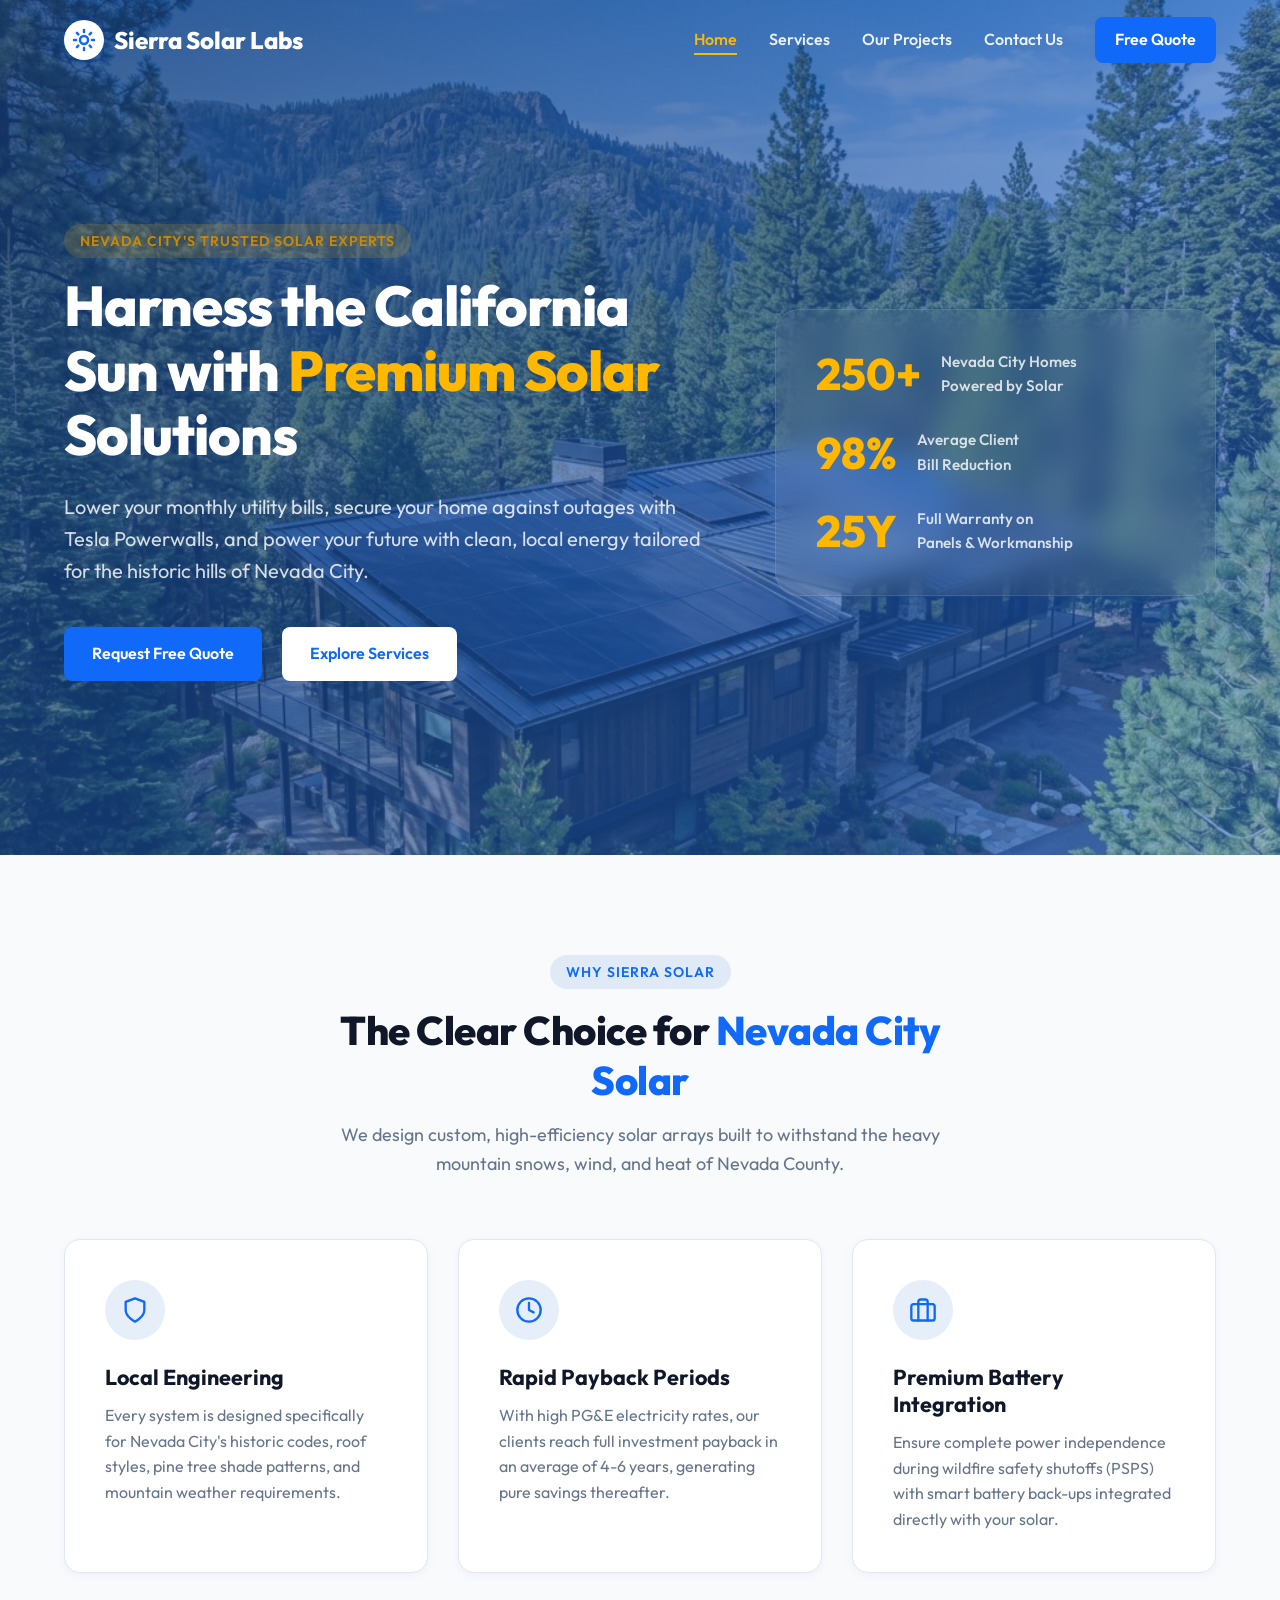
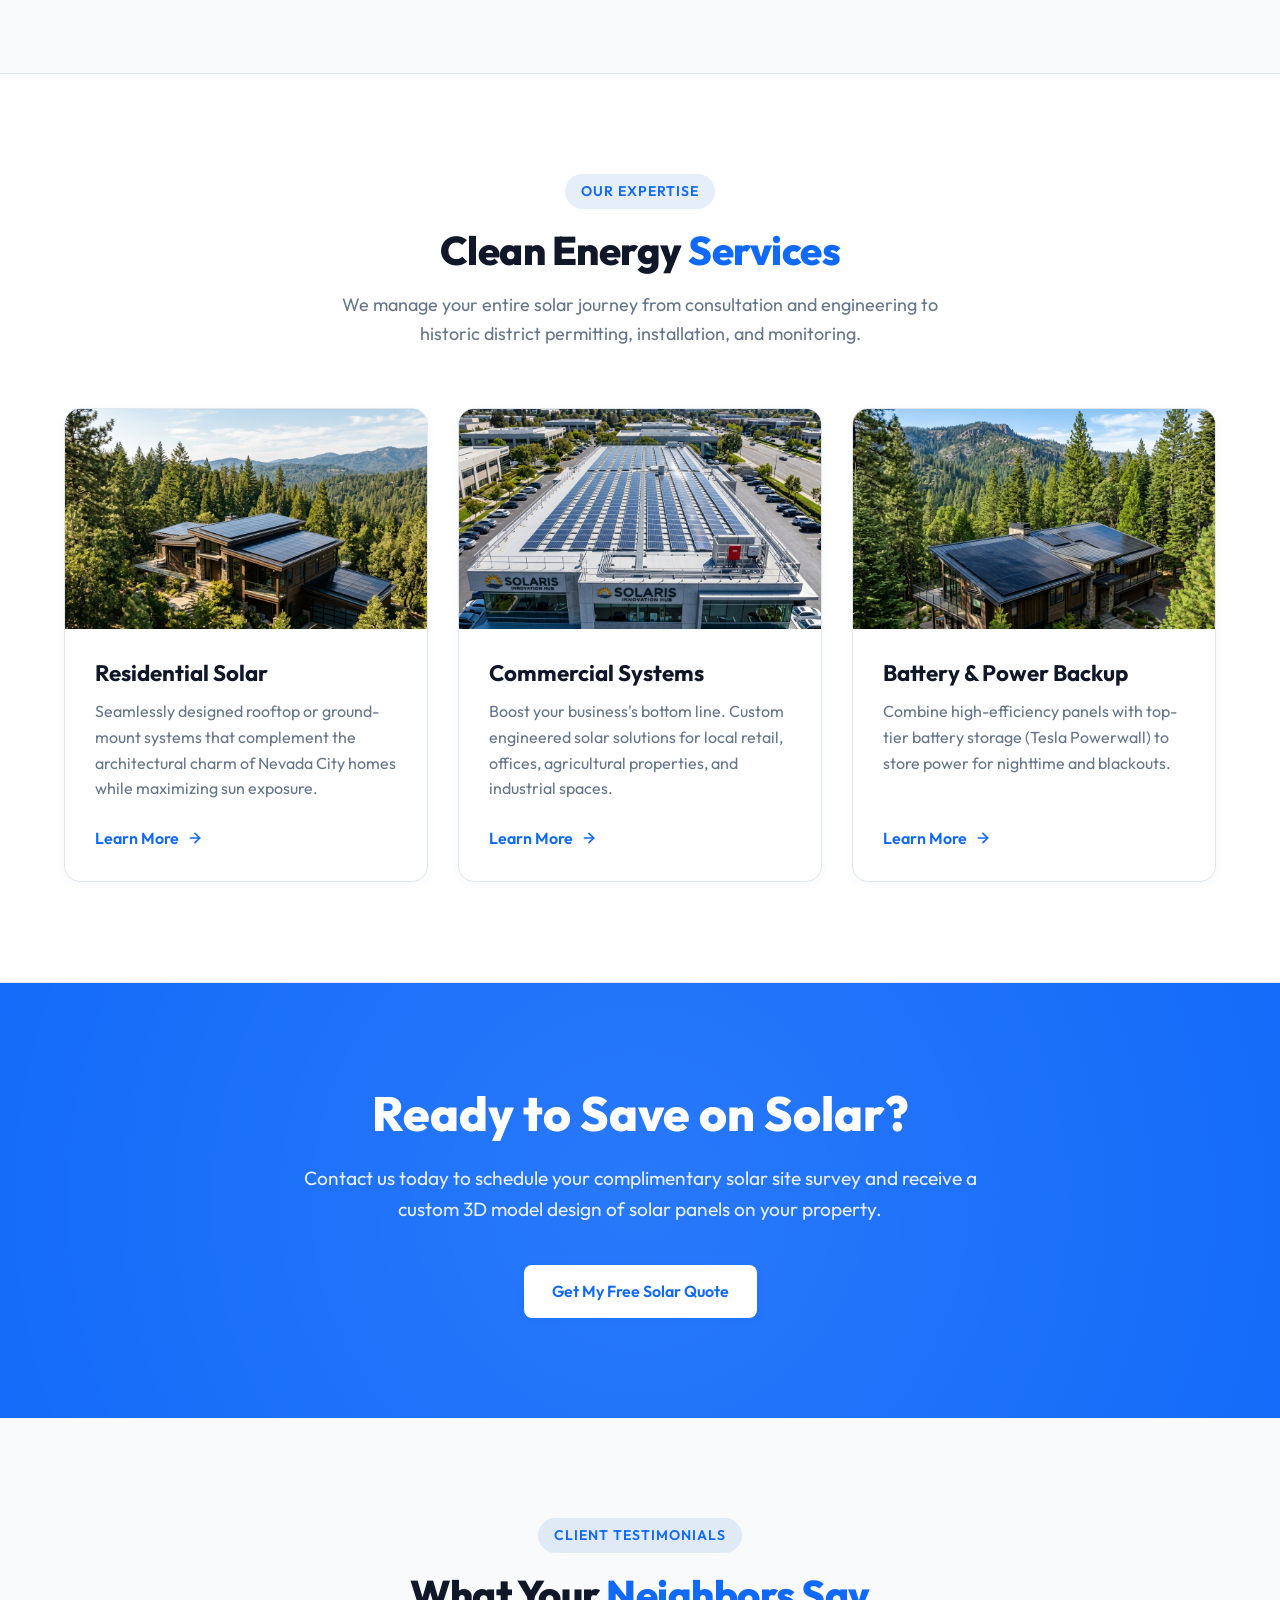
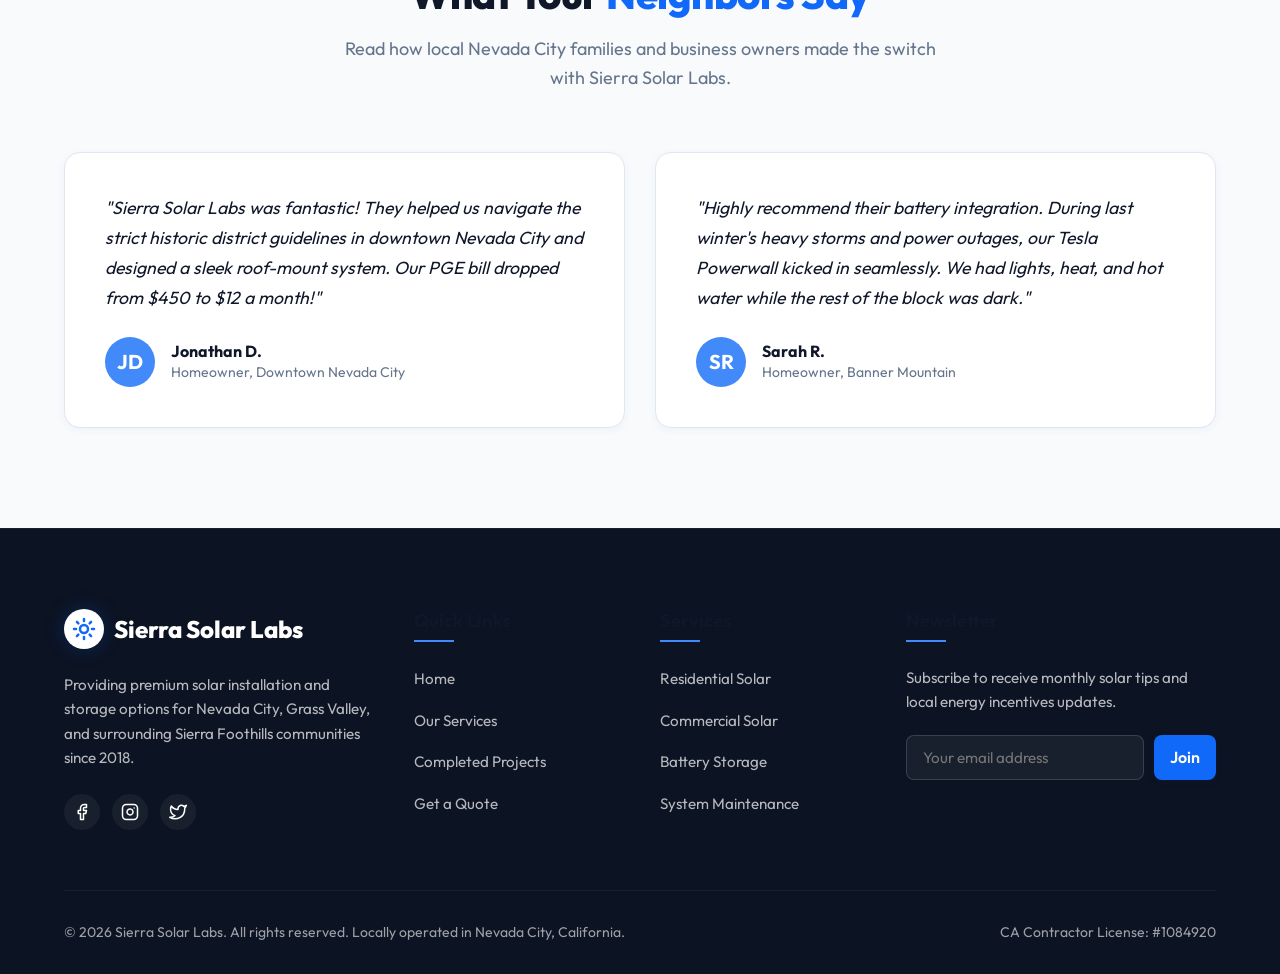
<file: Solar panel installation/index.html>
<!DOCTYPE html>
<html lang="en">
<head>
  <meta charset="UTF-8">
  <meta name="viewport" content="width=device-width, initial-scale=1.0">
  <title>Sierra Solar Labs | Nevada City Solar Panel Installation</title>
  <meta name="description" content="Professional solar panel installation and battery storage in Nevada City, CA. Get your free custom solar quote and save on your energy bills today!">
  <link rel="stylesheet" href="style.css">
</head>
<body>

  <!-- Header -->
  <header>
    <div class="container">
      <a href="index.html" class="logo" id="logoLink">
        <div class="logo-icon">
          <svg viewBox="0 0 24 24" width="24" height="24" fill="none" stroke="currentColor" stroke-width="2.5" stroke-linecap="round" stroke-linejoin="round">
            <circle cx="12" cy="12" r="4"/>
            <path d="M12 2v2M12 20v2M4.93 4.93l1.41 1.41M17.66 17.66l1.41 1.41M2 12h2M20 12h2M6.34 17.66l-1.41 1.41M19.07 4.93l-1.41 1.41"/>
          </svg>
        </div>
        Sierra Solar Labs
      </a>
      
      <nav>
        <ul class="nav-menu">
          <li><a href="index.html" class="nav-link active">Home</a></li>
          <li><a href="services.html" class="nav-link">Services</a></li>
          <li><a href="projects.html" class="nav-link">Our Projects</a></li>
          <li><a href="contact.html" class="nav-link">Contact Us</a></li>
          <li><a href="contact.html" class="btn btn-primary" style="padding: 10px 20px;">Free Quote</a></li>
        </ul>
      </nav>

      <div class="nav-toggle" id="mobileMenuBtn">
        <span></span>
        <span></span>
        <span></span>
      </div>
    </div>
  </header>

  <!-- Hero Section -->
  <section class="hero">
    <img src="assets/hero_solar.png" alt="Nevada City Solar Panel Installation" class="hero-bg">
    <div class="container">
      <div class="hero-content">
        <span class="badge badge-solar">Nevada City's Trusted Solar Experts</span>
        <h1 class="hero-title">Harness the California Sun with <span>Premium Solar</span> Solutions</h1>
        <p class="hero-description">Lower your monthly utility bills, secure your home against outages with Tesla Powerwalls, and power your future with clean, local energy tailored for the historic hills of Nevada City.</p>
        <div class="hero-buttons">
          <a href="contact.html" class="btn btn-primary" id="heroCtaPrimary">Request Free Quote</a>
          <a href="services.html" class="btn btn-white" id="heroCtaSecondary">Explore Services</a>
        </div>
      </div>
      
      <div class="hero-stats">
        <div class="hero-stat-item">
          <div class="hero-stat-num">250+</div>
          <div class="hero-stat-label">Nevada City Homes<br>Powered by Solar</div>
        </div>
        <div class="hero-stat-item">
          <div class="hero-stat-num">98%</div>
          <div class="hero-stat-label">Average Client<br>Bill Reduction</div>
        </div>
        <div class="hero-stat-item">
          <div class="hero-stat-num">25Y</div>
          <div class="hero-stat-label">Full Warranty on<br>Panels & Workmanship</div>
        </div>
      </div>
    </div>
  </section>

  <!-- Value Proposition Section -->
  <section class="section">
    <div class="container">
      <div class="section-title-wrap fade-in-up">
        <span class="badge">Why Sierra Solar</span>
        <h2 class="section-title">The Clear Choice for <span>Nevada City Solar</span></h2>
        <p class="section-subtitle">We design custom, high-efficiency solar arrays built to withstand the heavy mountain snows, wind, and heat of Nevada County.</p>
      </div>

      <div class="features-grid">
        <!-- Feature 1 -->
        <div class="feature-card fade-in-up">
          <div class="feature-icon">
            <svg viewBox="0 0 24 24" width="28" height="28" fill="none" stroke="currentColor" stroke-width="2" stroke-linecap="round" stroke-linejoin="round">
              <path d="M12 22s8-4 8-10V5l-8-3-8 3v7c0 6 8 10 8 10z"/>
            </svg>
          </div>
          <h3>Local Engineering</h3>
          <p>Every system is designed specifically for Nevada City's historic codes, roof styles, pine tree shade patterns, and mountain weather requirements.</p>
        </div>

        <!-- Feature 2 -->
        <div class="feature-card fade-in-up" style="transition-delay: 0.1s;">
          <div class="feature-icon">
            <svg viewBox="0 0 24 24" width="28" height="28" fill="none" stroke="currentColor" stroke-width="2" stroke-linecap="round" stroke-linejoin="round">
              <circle cx="12" cy="12" r="10"/>
              <path d="M12 6v6l4 2"/>
            </svg>
          </div>
          <h3>Rapid Payback Periods</h3>
          <p>With high PG&E electricity rates, our clients reach full investment payback in an average of 4-6 years, generating pure savings thereafter.</p>
        </div>

        <!-- Feature 3 -->
        <div class="feature-card fade-in-up" style="transition-delay: 0.2s;">
          <div class="feature-icon">
            <svg viewBox="0 0 24 24" width="28" height="28" fill="none" stroke="currentColor" stroke-width="2" stroke-linecap="round" stroke-linejoin="round">
              <rect x="2" y="7" width="20" height="14" rx="2" ry="2"/>
              <path d="M16 21V5a2 2 0 0 0-2-2h-4a2 2 0 0 0-2 2v16"/>
            </svg>
          </div>
          <h3>Premium Battery Integration</h3>
          <p>Ensure complete power independence during wildfire safety shutoffs (PSPS) with smart battery back-ups integrated directly with your solar.</p>
        </div>
      </div>
    </div>
  </section>

  <!-- Service Teaser Section -->
  <section class="section section-bg">
    <div class="container">
      <div class="section-title-wrap fade-in-up">
        <span class="badge">Our Expertise</span>
        <h2 class="section-title">Clean Energy <span>Services</span></h2>
        <p class="section-subtitle">We manage your entire solar journey from consultation and engineering to historic district permitting, installation, and monitoring.</p>
      </div>

      <div class="grid grid-3">
        <!-- Service Teaser 1 -->
        <div class="card service-teaser-card fade-in-up">
          <div class="service-teaser-img-wrap">
            <img src="assets/project_residential.png" alt="Residential Solar Installation" class="service-teaser-img">
          </div>
          <div class="service-teaser-body">
            <h3>Residential Solar</h3>
            <p>Seamlessly designed rooftop or ground-mount systems that complement the architectural charm of Nevada City homes while maximizing sun exposure.</p>
            <a href="services.html#residential" class="service-link" id="svcLinkRes">
              Learn More 
              <svg viewBox="0 0 24 24" width="16" height="16" fill="none" stroke="currentColor" stroke-width="2.5" stroke-linecap="round" stroke-linejoin="round">
                <line x1="5" y1="12" x2="19" y2="12"/><polyline points="12 5 19 12 12 19"/>
              </svg>
            </a>
          </div>
        </div>

        <!-- Service Teaser 2 -->
        <div class="card service-teaser-card fade-in-up" style="transition-delay: 0.1s;">
          <div class="service-teaser-img-wrap">
            <img src="assets/project_commercial.png" alt="Commercial Solar Installation" class="service-teaser-img">
          </div>
          <div class="service-teaser-body">
            <h3>Commercial Systems</h3>
            <p>Boost your business's bottom line. Custom engineered solar solutions for local retail, offices, agricultural properties, and industrial spaces.</p>
            <a href="services.html#commercial" class="service-link" id="svcLinkComm">
              Learn More 
              <svg viewBox="0 0 24 24" width="16" height="16" fill="none" stroke="currentColor" stroke-width="2.5" stroke-linecap="round" stroke-linejoin="round">
                <line x1="5" y1="12" x2="19" y2="12"/><polyline points="12 5 19 12 12 19"/>
              </svg>
            </a>
          </div>
        </div>

        <!-- Service Teaser 3 -->
        <div class="card service-teaser-card fade-in-up" style="transition-delay: 0.2s;">
          <div class="service-teaser-img-wrap">
            <img src="assets/hero_solar.png" alt="Battery Back-up Systems" class="service-teaser-img">
          </div>
          <div class="service-teaser-body">
            <h3>Battery & Power Backup</h3>
            <p>Combine high-efficiency panels with top-tier battery storage (Tesla Powerwall) to store power for nighttime and blackouts.</p>
            <a href="services.html#storage" class="service-link" id="svcLinkBat">
              Learn More 
              <svg viewBox="0 0 24 24" width="16" height="16" fill="none" stroke="currentColor" stroke-width="2.5" stroke-linecap="round" stroke-linejoin="round">
                <line x1="5" y1="12" x2="19" y2="12"/><polyline points="12 5 19 12 12 19"/>
              </svg>
            </a>
          </div>
        </div>
      </div>
    </div>
  </section>

  <!-- CTA Section -->
  <section class="section cta-section">
    <div class="container">
      <div class="cta-wrap">
        <h2 class="cta-title">Ready to Save on Solar?</h2>
        <p class="cta-desc">Contact us today to schedule your complimentary solar site survey and receive a custom 3D model design of solar panels on your property.</p>
        <a href="contact.html" class="btn btn-white" id="ctaSectionBtn">Get My Free Solar Quote</a>
      </div>
    </div>
  </section>

  <!-- Testimonials -->
  <section class="section">
    <div class="container">
      <div class="section-title-wrap fade-in-up">
        <span class="badge">Client Testimonials</span>
        <h2 class="section-title">What Your <span>Neighbors Say</span></h2>
        <p class="section-subtitle">Read how local Nevada City families and business owners made the switch with Sierra Solar Labs.</p>
      </div>

      <div class="testimonial-grid">
        <!-- Testimonial 1 -->
        <div class="testimonial-card fade-in-up">
          <p class="testimonial-quote">"Sierra Solar Labs was fantastic! They helped us navigate the strict historic district guidelines in downtown Nevada City and designed a sleek roof-mount system. Our PGE bill dropped from $450 to $12 a month!"</p>
          <div class="testimonial-author">
            <div class="testimonial-avatar">JD</div>
            <div class="author-info">
              <h4>Jonathan D.</h4>
              <p>Homeowner, Downtown Nevada City</p>
            </div>
          </div>
        </div>

        <!-- Testimonial 2 -->
        <div class="testimonial-card fade-in-up" style="transition-delay: 0.1s;">
          <p class="testimonial-quote">"Highly recommend their battery integration. During last winter's heavy storms and power outages, our Tesla Powerwall kicked in seamlessly. We had lights, heat, and hot water while the rest of the block was dark."</p>
          <div class="testimonial-author">
            <div class="testimonial-avatar">SR</div>
            <div class="author-info">
              <h4>Sarah R.</h4>
              <p>Homeowner, Banner Mountain</p>
            </div>
          </div>
        </div>
      </div>
    </div>
  </section>

  <!-- Footer -->
  <footer>
    <div class="container">
      <div class="footer-grid">
        <div class="footer-brand">
          <a href="index.html" class="logo">
            <div class="logo-icon">
              <svg viewBox="0 0 24 24" width="24" height="24" fill="none" stroke="currentColor" stroke-width="2.5" stroke-linecap="round" stroke-linejoin="round">
                <circle cx="12" cy="12" r="4"/>
                <path d="M12 2v2M12 20v2M4.93 4.93l1.41 1.41M17.66 17.66l1.41 1.41M2 12h2M20 12h2M6.34 17.66l-1.41 1.41M19.07 4.93l-1.41 1.41"/>
              </svg>
            </div>
            Sierra Solar Labs
          </a>
          <p class="footer-desc">Providing premium solar installation and storage options for Nevada City, Grass Valley, and surrounding Sierra Foothills communities since 2018.</p>
          <div class="footer-socials">
            <a href="#" class="social-link">
              <svg viewBox="0 0 24 24" width="18" height="18" fill="none" stroke="currentColor" stroke-width="2" stroke-linecap="round" stroke-linejoin="round"><path d="M18 2h-3a5 5 0 0 0-5 5v3H7v4h3v8h4v-8h3l1-4h-4V7a1 1 0 0 1 1-1h3z"/></svg>
            </a>
            <a href="#" class="social-link">
              <svg viewBox="0 0 24 24" width="18" height="18" fill="none" stroke="currentColor" stroke-width="2" stroke-linecap="round" stroke-linejoin="round"><rect x="2" y="2" width="20" height="20" rx="5" ry="5"/><path d="M16 11.37A4 4 0 1 1 12.63 8 4 4 0 0 1 16 11.37z"/><line x1="17.5" y1="6.5" x2="17.51" y2="6.5"/></svg>
            </a>
            <a href="#" class="social-link">
              <svg viewBox="0 0 24 24" width="18" height="18" fill="none" stroke="currentColor" stroke-width="2" stroke-linecap="round" stroke-linejoin="round"><path d="M23 3a10.9 10.9 0 0 1-3.14 1.53 4.48 4.48 0 0 0-7.86 3v1A10.66 10.66 0 0 1 3 4s-4 9 5 13a11.64 11.64 0 0 1-7 2c9 5 20 0 20-11.5a4.5 4.5 0 0 0-.08-.83A7.72 7.72 0 0 0 23 3z"/></svg>
            </a>
          </div>
        </div>
        
        <div>
          <h4 class="footer-heading">Quick Links</h4>
          <ul class="footer-links">
            <li><a href="index.html">Home</a></li>
            <li><a href="services.html">Our Services</a></li>
            <li><a href="projects.html">Completed Projects</a></li>
            <li><a href="contact.html">Get a Quote</a></li>
          </ul>
        </div>

        <div>
          <h4 class="footer-heading">Services</h4>
          <ul class="footer-links">
            <li><a href="services.html#residential">Residential Solar</a></li>
            <li><a href="services.html#commercial">Commercial Solar</a></li>
            <li><a href="services.html#storage">Battery Storage</a></li>
            <li><a href="services.html#maintenance">System Maintenance</a></li>
          </ul>
        </div>

        <div>
          <h4 class="footer-heading">Newsletter</h4>
          <p class="footer-newsletter-text">Subscribe to receive monthly solar tips and local energy incentives updates.</p>
          <form class="newsletter-form">
            <input type="email" placeholder="Your email address" class="form-control" required id="newsletterEmail">
            <button type="submit" class="btn btn-primary" id="newsletterBtn">Join</button>
          </form>
        </div>
      </div>
      
      <div class="footer-bottom">
        <p>&copy; 2026 Sierra Solar Labs. All rights reserved. Locally operated in Nevada City, California.</p>
        <p>CA Contractor License: #1084920</p>
      </div>
    </div>
  </footer>

  <script src="main.js"></script>
</body>
</html>
</file>
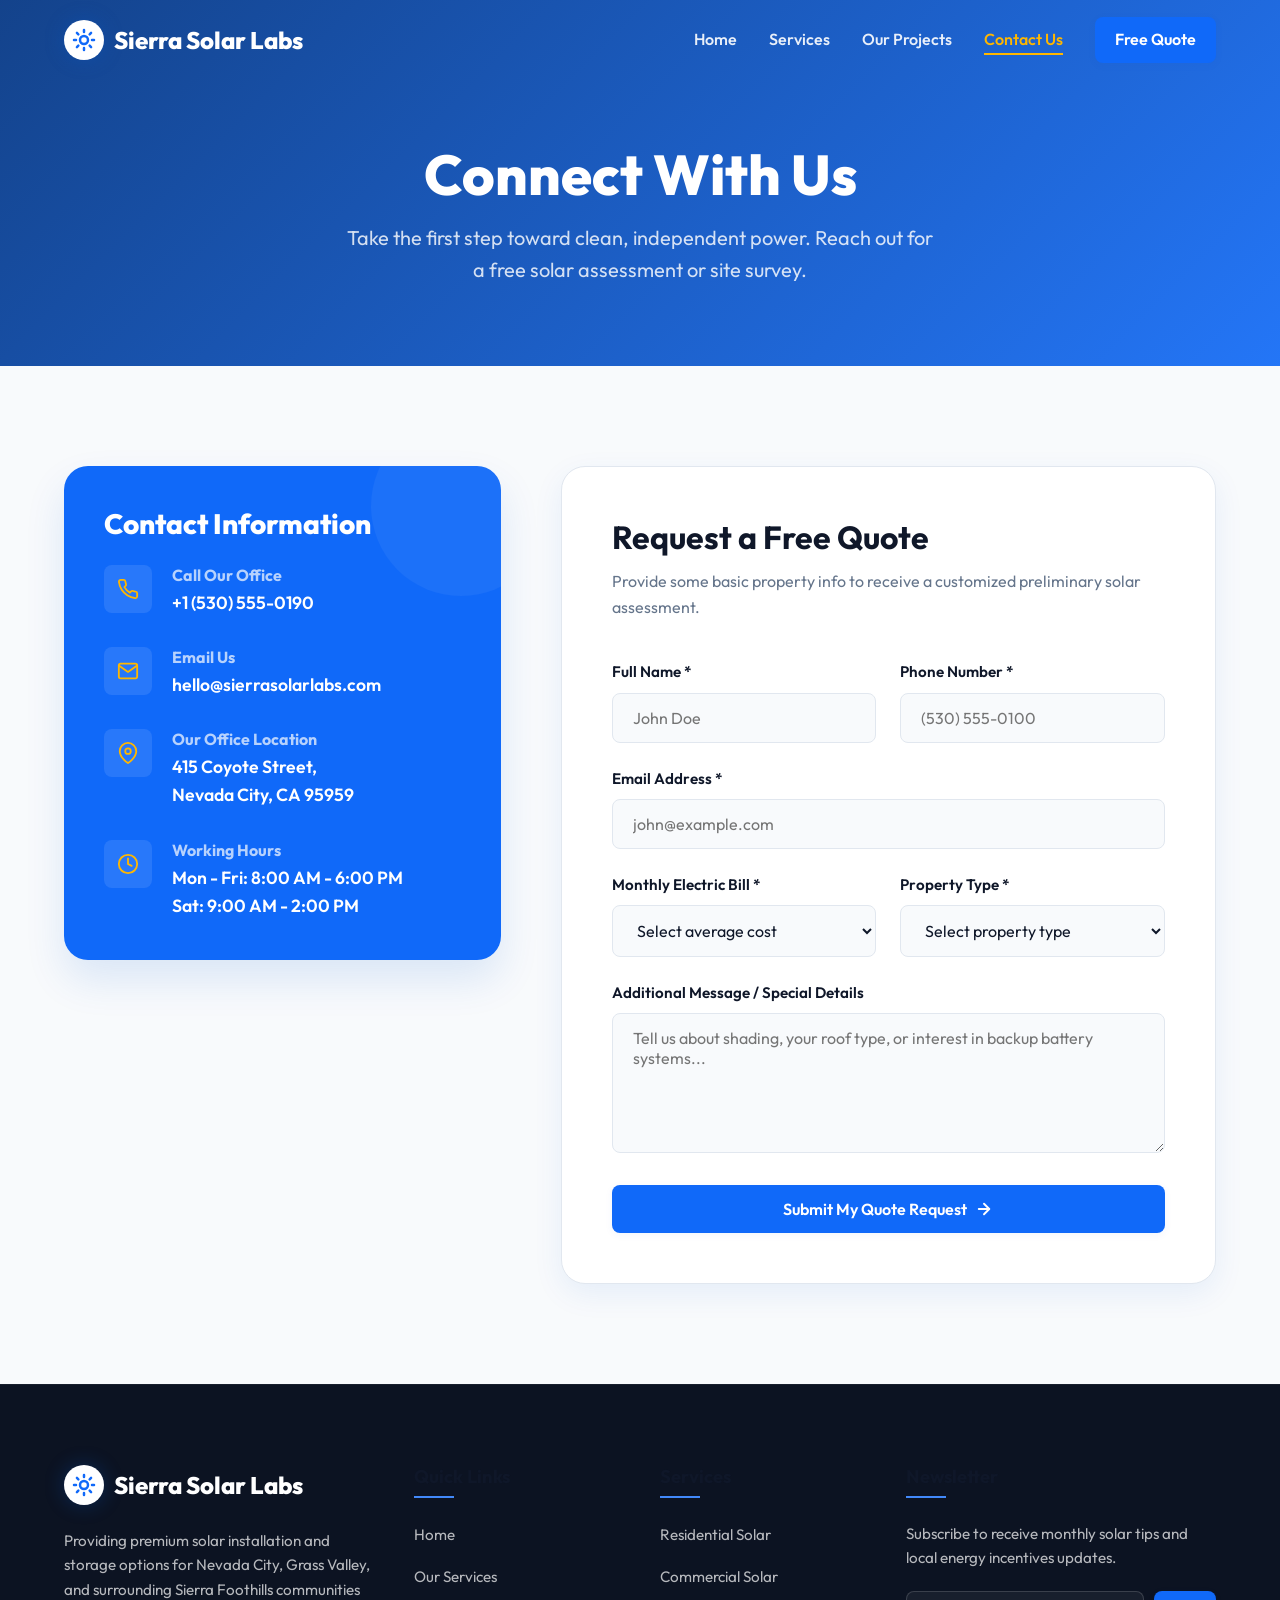
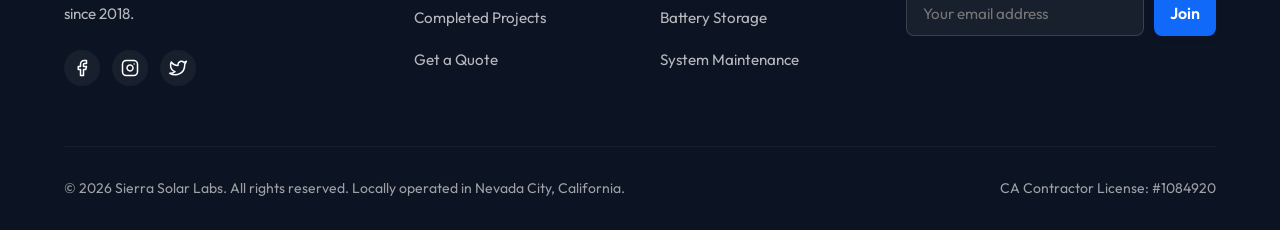
<file: Solar panel installation/contact.html>
<!DOCTYPE html>
<html lang="en">
<head>
  <meta charset="UTF-8">
  <meta name="viewport" content="width=device-width, initial-scale=1.0">
  <title>Contact Us | Sierra Solar Labs Nevada City</title>
  <meta name="description" content="Get your free solar assessment in Nevada City, CA. Request a quote or contact our local experts for solar panels and battery storage.">
  <link rel="stylesheet" href="style.css">
</head>
<body>

  <!-- Header -->
  <header>
    <div class="container">
      <a href="index.html" class="logo" id="logoLink">
        <div class="logo-icon">
          <svg viewBox="0 0 24 24" width="24" height="24" fill="none" stroke="currentColor" stroke-width="2.5" stroke-linecap="round" stroke-linejoin="round">
            <circle cx="12" cy="12" r="4"/>
            <path d="M12 2v2M12 20v2M4.93 4.93l1.41 1.41M17.66 17.66l1.41 1.41M2 12h2M20 12h2M6.34 17.66l-1.41 1.41M19.07 4.93l-1.41 1.41"/>
          </svg>
        </div>
        Sierra Solar Labs
      </a>
      
      <nav>
        <ul class="nav-menu">
          <li><a href="index.html" class="nav-link">Home</a></li>
          <li><a href="services.html" class="nav-link">Services</a></li>
          <li><a href="projects.html" class="nav-link">Our Projects</a></li>
          <li><a href="contact.html" class="nav-link active">Contact Us</a></li>
          <li><a href="contact.html" class="btn btn-primary" style="padding: 10px 20px;">Free Quote</a></li>
        </ul>
      </nav>

      <div class="nav-toggle" id="mobileMenuBtn">
        <span></span>
        <span></span>
        <span></span>
      </div>
    </div>
  </header>

  <!-- Page Header -->
  <section class="page-header">
    <div class="container">
      <h1 class="page-header-title">Connect With Us</h1>
      <p class="page-header-desc">Take the first step toward clean, independent power. Reach out for a free solar assessment or site survey.</p>
    </div>
  </section>

  <!-- Contact & Form Section -->
  <section class="section">
    <div class="container">
      <div class="contact-layout">
        
        <!-- Left: Contact Details -->
        <div class="contact-info-wrap fade-in-up">
          <div class="contact-info-card">
            <h3 class="contact-info-title">Contact Information</h3>
            <ul class="contact-info-list">
              <!-- Item 1: Phone -->
              <li class="contact-info-item">
                <div class="contact-icon-box">
                  <svg viewBox="0 0 24 24" width="22" height="22" fill="none" stroke="currentColor" stroke-width="2" stroke-linecap="round" stroke-linejoin="round"><path d="M22 16.92v3a2 2 0 0 1-2.18 2 19.79 19.79 0 0 1-8.63-3.07 19.5 19.5 0 0 1-6-6 19.79 19.79 0 0 1-3.07-8.67A2 2 0 0 1 4.11 2h3a2 2 0 0 1 2 1.72 12.84 12.84 0 0 0 .7 2.81 2 2 0 0 1-.45 2.11L8.09 9.91a16 16 0 0 0 6 6l1.27-1.27a2 2 0 0 1 2.11-.45 12.84 12.84 0 0 0 2.81.7A2 2 0 0 1 22 16.92z"/></svg>
                </div>
                <div class="contact-detail">
                  <h4>Call Our Office</h4>
                  <p>+1 (530) 555-0190</p>
                </div>
              </li>

              <!-- Item 2: Email -->
              <li class="contact-info-item">
                <div class="contact-icon-box">
                  <svg viewBox="0 0 24 24" width="22" height="22" fill="none" stroke="currentColor" stroke-width="2" stroke-linecap="round" stroke-linejoin="round"><path d="M4 4h16c1.1 0 2 .9 2 2v12c0 1.1-.9 2-2 2H4c-1.1 0-2-.9-2-2V6c0-1.1.9-2 2-2z"/><polyline points="22,6 12,13 2,6"/></svg>
                </div>
                <div class="contact-detail">
                  <h4>Email Us</h4>
                  <p>hello@sierrasolarlabs.com</p>
                </div>
              </li>

              <!-- Item 3: Address -->
              <li class="contact-info-item">
                <div class="contact-icon-box">
                  <svg viewBox="0 0 24 24" width="22" height="22" fill="none" stroke="currentColor" stroke-width="2" stroke-linecap="round" stroke-linejoin="round"><path d="M21 10c0 7-9 13-9 13s-9-6-9-13a9 9 0 0 1 18 0z"/><circle cx="12" cy="10" r="3"/></svg>
                </div>
                <div class="contact-detail">
                  <h4>Our Office Location</h4>
                  <p>415 Coyote Street,<br>Nevada City, CA 95959</p>
                </div>
              </li>

              <!-- Item 4: Hours -->
              <li class="contact-info-item">
                <div class="contact-icon-box">
                  <svg viewBox="0 0 24 24" width="22" height="22" fill="none" stroke="currentColor" stroke-width="2" stroke-linecap="round" stroke-linejoin="round"><circle cx="12" cy="12" r="10"/><polyline points="12 6 12 12 16 14"/></svg>
                </div>
                <div class="contact-detail">
                  <h4>Working Hours</h4>
                  <p>Mon - Fri: 8:00 AM - 6:00 PM<br>Sat: 9:00 AM - 2:00 PM</p>
                </div>
              </li>
            </ul>
          </div>
        </div>

        <!-- Right: Contact Form -->
        <div class="contact-form-wrap fade-in-up" style="transition-delay: 0.1s;">
          <form id="solarContactForm">
            <h3 class="contact-form-title">Request a Free Quote</h3>
            <p class="contact-form-desc">Provide some basic property info to receive a customized preliminary solar assessment.</p>

            <div class="form-group-row">
              <div class="form-group">
                <label for="fullName" class="form-label">Full Name *</label>
                <input type="text" id="fullName" class="form-control" placeholder="John Doe" required>
              </div>
              <div class="form-group">
                <label for="phoneNumber" class="form-label">Phone Number *</label>
                <input type="tel" id="phoneNumber" class="form-control" placeholder="(530) 555-0100" required>
              </div>
            </div>

            <div class="form-group">
              <label for="emailAddress" class="form-label">Email Address *</label>
              <input type="email" id="emailAddress" class="form-control" placeholder="john@example.com" required>
            </div>

            <div class="form-group-row">
              <div class="form-group">
                <label for="avgBill" class="form-label">Monthly Electric Bill *</label>
                <select id="avgBill" class="form-control" required>
                  <option value="" disabled selected>Select average cost</option>
                  <option value="under150">Under $150</option>
                  <option value="150-250">$150 - $250</option>
                  <option value="250-400">$250 - $400</option>
                  <option value="over400">Over $400</option>
                </select>
              </div>
              <div class="form-group">
                <label for="propertyType" class="form-label">Property Type *</label>
                <select id="propertyType" class="form-control" required>
                  <option value="" disabled selected>Select property type</option>
                  <option value="residential">Residential Home</option>
                  <option value="commercial">Commercial Building</option>
                  <option value="agricultural">Agricultural / Ranch</option>
                </select>
              </div>
            </div>

            <div class="form-group">
              <label for="messageText" class="form-label">Additional Message / Special Details</label>
              <textarea id="messageText" class="form-control" placeholder="Tell us about shading, your roof type, or interest in backup battery systems..."></textarea>
            </div>

            <button type="submit" class="btn btn-primary" style="width: 100%;" id="submitFormBtn">
              Submit My Quote Request
              <svg viewBox="0 0 24 24" width="18" height="18" fill="none" stroke="currentColor" stroke-width="2.5" stroke-linecap="round" stroke-linejoin="round">
                <line x1="5" y1="12" x2="19" y2="12"/><polyline points="12 5 19 12 12 19"/>
              </svg>
            </button>
          </form>

          <!-- Success Message Container -->
          <div id="formSuccess" class="form-success-message">
            <div class="form-success-icon">
              <svg viewBox="0 0 24 24" width="36" height="36" fill="none" stroke="currentColor" stroke-width="3" stroke-linecap="round" stroke-linejoin="round">
                <polyline points="20 6 9 17 4 12"/>
              </svg>
            </div>
            <h3 class="form-success-title">Estimate Request Sent!</h3>
            <p class="form-success-desc">Thank you for contacting Sierra Solar Labs. One of our Nevada City solar engineers will review your utility usage patterns and contact you within 24 business hours.</p>
          </div>
        </div>

      </div>
    </div>
  </section>

  <!-- Footer -->
  <footer>
    <div class="container">
      <div class="footer-grid">
        <div class="footer-brand">
          <a href="index.html" class="logo">
            <div class="logo-icon">
              <svg viewBox="0 0 24 24" width="24" height="24" fill="none" stroke="currentColor" stroke-width="2.5" stroke-linecap="round" stroke-linejoin="round">
                <circle cx="12" cy="12" r="4"/>
                <path d="M12 2v2M12 20v2M4.93 4.93l1.41 1.41M17.66 17.66l1.41 1.41M2 12h2M20 12h2M6.34 17.66l-1.41 1.41M19.07 4.93l-1.41 1.41"/>
              </svg>
            </div>
            Sierra Solar Labs
          </a>
          <p class="footer-desc">Providing premium solar installation and storage options for Nevada City, Grass Valley, and surrounding Sierra Foothills communities since 2018.</p>
          <div class="footer-socials">
            <a href="#" class="social-link">
              <svg viewBox="0 0 24 24" width="18" height="18" fill="none" stroke="currentColor" stroke-width="2" stroke-linecap="round" stroke-linejoin="round"><path d="M18 2h-3a5 5 0 0 0-5 5v3H7v4h3v8h4v-8h3l1-4h-4V7a1 1 0 0 1 1-1h3z"/></svg>
            </a>
            <a href="#" class="social-link">
              <svg viewBox="0 0 24 24" width="18" height="18" fill="none" stroke="currentColor" stroke-width="2" stroke-linecap="round" stroke-linejoin="round"><rect x="2" y="2" width="20" height="20" rx="5" ry="5"/><path d="M16 11.37A4 4 0 1 1 12.63 8 4 4 0 0 1 16 11.37z"/><line x1="17.5" y1="6.5" x2="17.51" y2="6.5"/></svg>
            </a>
            <a href="#" class="social-link">
              <svg viewBox="0 0 24 24" width="18" height="18" fill="none" stroke="currentColor" stroke-width="2" stroke-linecap="round" stroke-linejoin="round"><path d="M23 3a10.9 10.9 0 0 1-3.14 1.53 4.48 4.48 0 0 0-7.86 3v1A10.66 10.66 0 0 1 3 4s-4 9 5 13a11.64 11.64 0 0 1-7 2c9 5 20 0 20-11.5a4.5 4.5 0 0 0-.08-.83A7.72 7.72 0 0 0 23 3z"/></svg>
            </a>
          </div>
        </div>
        
        <div>
          <h4 class="footer-heading">Quick Links</h4>
          <ul class="footer-links">
            <li><a href="index.html">Home</a></li>
            <li><a href="services.html">Our Services</a></li>
            <li><a href="projects.html">Completed Projects</a></li>
            <li><a href="contact.html">Get a Quote</a></li>
          </ul>
        </div>

        <div>
          <h4 class="footer-heading">Services</h4>
          <ul class="footer-links">
            <li><a href="services.html#residential">Residential Solar</a></li>
            <li><a href="services.html#commercial">Commercial Solar</a></li>
            <li><a href="services.html#storage">Battery Storage</a></li>
            <li><a href="services.html#maintenance">System Maintenance</a></li>
          </ul>
        </div>

        <div>
          <h4 class="footer-heading">Newsletter</h4>
          <p class="footer-newsletter-text">Subscribe to receive monthly solar tips and local energy incentives updates.</p>
          <form class="newsletter-form">
            <input type="email" placeholder="Your email address" class="form-control" required id="newsletterEmail">
            <button type="submit" class="btn btn-primary" id="newsletterBtn">Join</button>
          </form>
        </div>
      </div>
      
      <div class="footer-bottom">
        <p>&copy; 2026 Sierra Solar Labs. All rights reserved. Locally operated in Nevada City, California.</p>
        <p>CA Contractor License: #1084920</p>
      </div>
    </div>
  </footer>

  <script src="main.js"></script>
</body>
</html>
</file>
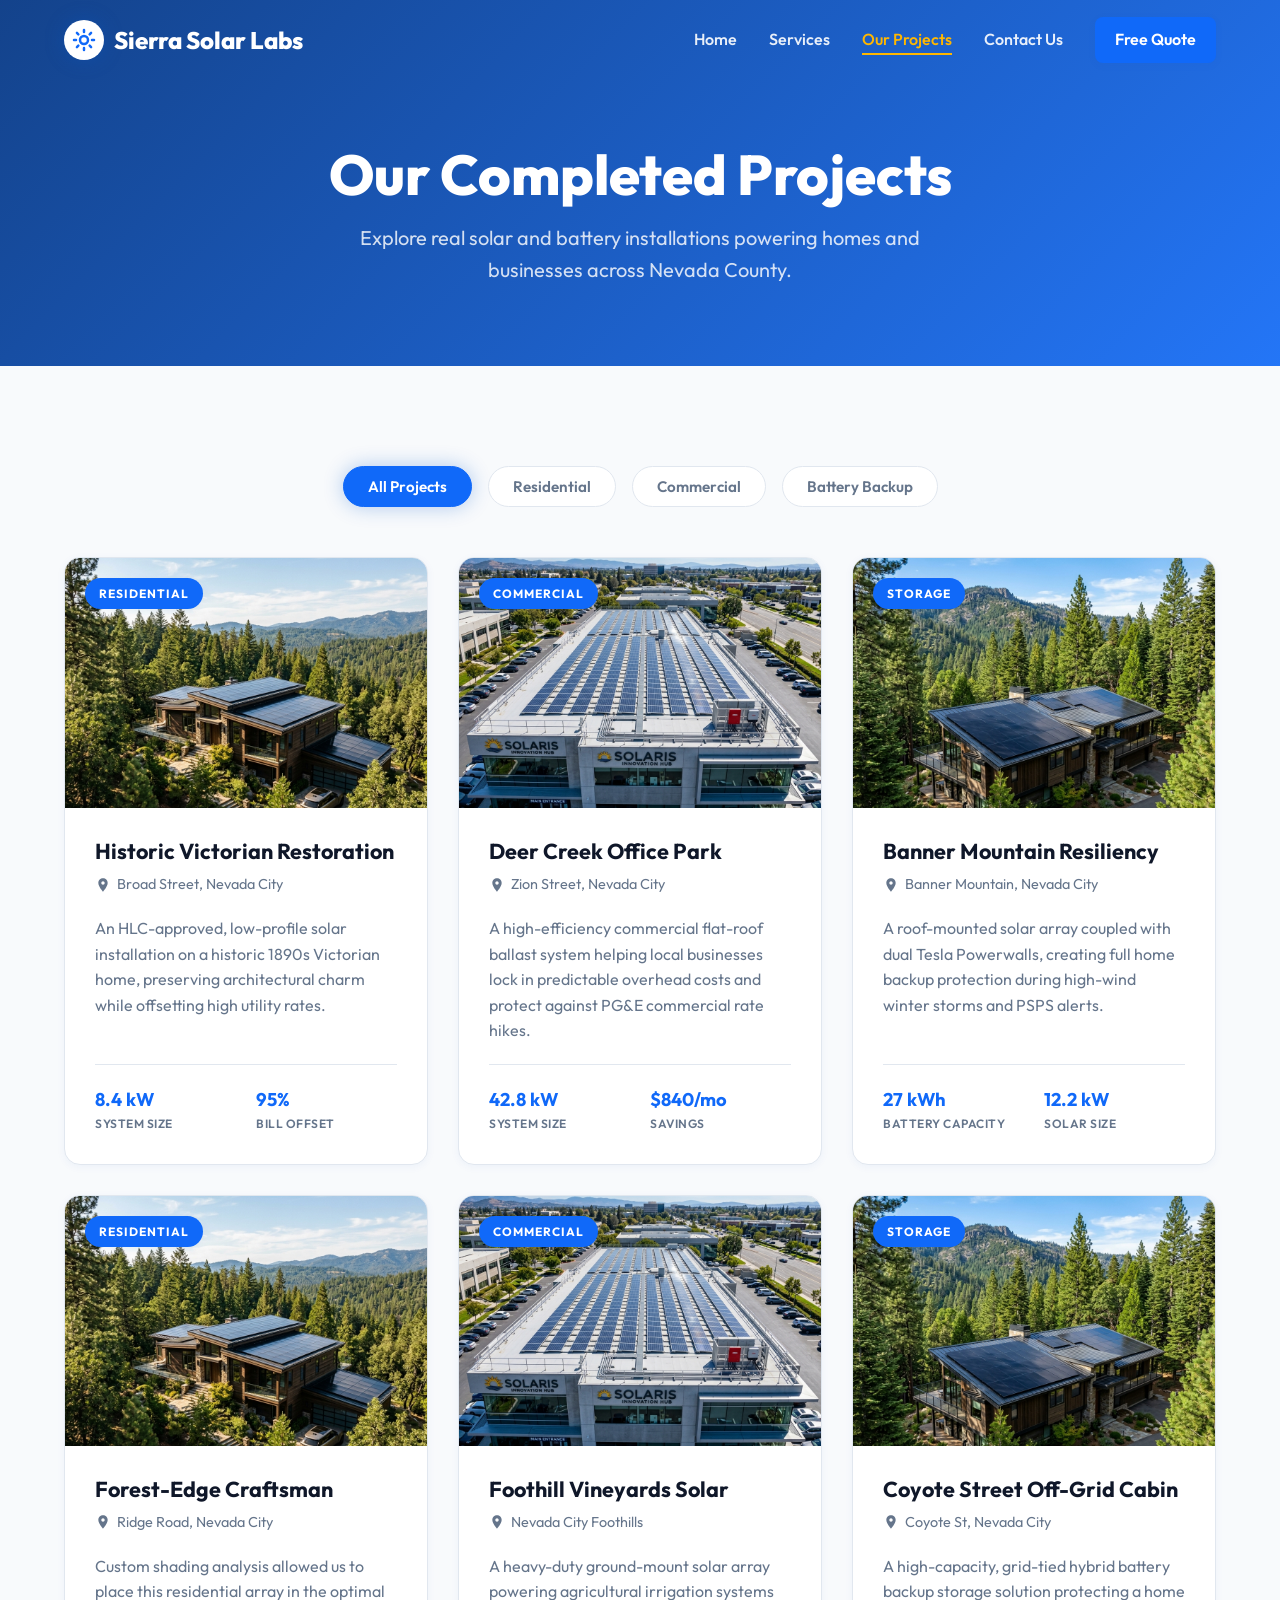
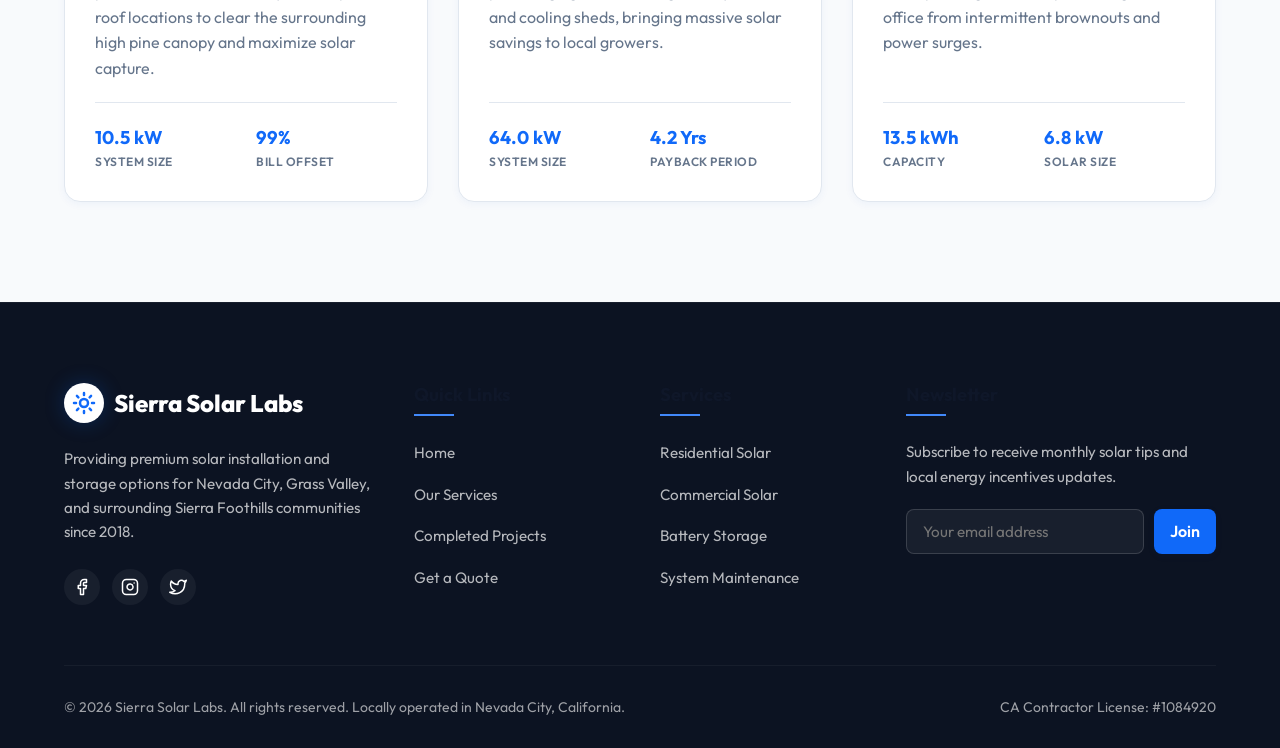
<file: Solar panel installation/projects.html>
<!DOCTYPE html>
<html lang="en">
<head>
  <meta charset="UTF-8">
  <meta name="viewport" content="width=device-width, initial-scale=1.0">
  <title>Our Projects | Sierra Solar Labs Nevada City</title>
  <meta name="description" content="View our portfolio of solar panel installations and power backups in Nevada City, CA. Real performance data and project specifications.">
  <link rel="stylesheet" href="style.css">
</head>
<body>

  <!-- Header -->
  <header>
    <div class="container">
      <a href="index.html" class="logo" id="logoLink">
        <div class="logo-icon">
          <svg viewBox="0 0 24 24" width="24" height="24" fill="none" stroke="currentColor" stroke-width="2.5" stroke-linecap="round" stroke-linejoin="round">
            <circle cx="12" cy="12" r="4"/>
            <path d="M12 2v2M12 20v2M4.93 4.93l1.41 1.41M17.66 17.66l1.41 1.41M2 12h2M20 12h2M6.34 17.66l-1.41 1.41M19.07 4.93l-1.41 1.41"/>
          </svg>
        </div>
        Sierra Solar Labs
      </a>
      
      <nav>
        <ul class="nav-menu">
          <li><a href="index.html" class="nav-link">Home</a></li>
          <li><a href="services.html" class="nav-link">Services</a></li>
          <li><a href="projects.html" class="nav-link active">Our Projects</a></li>
          <li><a href="contact.html" class="nav-link">Contact Us</a></li>
          <li><a href="contact.html" class="btn btn-primary" style="padding: 10px 20px;">Free Quote</a></li>
        </ul>
      </nav>

      <div class="nav-toggle" id="mobileMenuBtn">
        <span></span>
        <span></span>
        <span></span>
      </div>
    </div>
  </header>

  <!-- Page Header -->
  <section class="page-header">
    <div class="container">
      <h1 class="page-header-title">Our Completed Projects</h1>
      <p class="page-header-desc">Explore real solar and battery installations powering homes and businesses across Nevada County.</p>
    </div>
  </section>

  <!-- Projects Grid Section -->
  <section class="section">
    <div class="container">
      
      <!-- Filters -->
      <div class="projects-filter-wrap fade-in-up">
        <button class="filter-btn active" data-filter="all" id="filterBtnAll">All Projects</button>
        <button class="filter-btn" data-filter="residential" id="filterBtnRes">Residential</button>
        <button class="filter-btn" data-filter="commercial" id="filterBtnComm">Commercial</button>
        <button class="filter-btn" data-filter="storage" id="filterBtnStore">Battery Backup</button>
      </div>

      <!-- Project Cards Grid -->
      <div class="projects-grid fade-in-up">
        
        <!-- Project 1 -->
        <div class="project-card" data-category="residential">
          <div class="project-img-wrap">
            <img src="assets/project_residential.png" alt="Historic Victorian Solar Installation" class="project-img">
            <span class="project-category">Residential</span>
          </div>
          <div class="project-content">
            <h3>Historic Victorian Restoration</h3>
            <div class="project-location">
              <svg viewBox="0 0 24 24"><path d="M12 2C8.13 2 5 5.13 5 9c0 5.25 7 13 7 13s7-7.75 7-13c0-3.87-3.13-7-7-7zm0 9.5c-1.38 0-2.5-1.12-2.5-2.5s1.12-2.5 2.5-2.5 2.5 1.12 2.5 2.5-1.12 2.5-2.5 2.5z"/></svg>
              Broad Street, Nevada City
            </div>
            <p style="color: var(--text-muted); margin-bottom: 20px;">An HLC-approved, low-profile solar installation on a historic 1890s Victorian home, preserving architectural charm while offsetting high utility rates.</p>
            <div class="project-stats">
              <div class="project-stat-box">
                <div class="project-stat-val">8.4 kW</div>
                <div class="project-stat-lbl">System Size</div>
              </div>
              <div class="project-stat-box">
                <div class="project-stat-val">95%</div>
                <div class="project-stat-lbl">Bill Offset</div>
              </div>
            </div>
          </div>
        </div>

        <!-- Project 2 -->
        <div class="project-card" data-category="commercial">
          <div class="project-img-wrap">
            <img src="assets/project_commercial.png" alt="Nevada City Professional Offices Solar" class="project-img">
            <span class="project-category">Commercial</span>
          </div>
          <div class="project-content">
            <h3>Deer Creek Office Park</h3>
            <div class="project-location">
              <svg viewBox="0 0 24 24"><path d="M12 2C8.13 2 5 5.13 5 9c0 5.25 7 13 7 13s7-7.75 7-13c0-3.87-3.13-7-7-7zm0 9.5c-1.38 0-2.5-1.12-2.5-2.5s1.12-2.5 2.5-2.5 2.5 1.12 2.5 2.5-1.12 2.5-2.5 2.5z"/></svg>
              Zion Street, Nevada City
            </div>
            <p style="color: var(--text-muted); margin-bottom: 20px;">A high-efficiency commercial flat-roof ballast system helping local businesses lock in predictable overhead costs and protect against PG&E commercial rate hikes.</p>
            <div class="project-stats">
              <div class="project-stat-box">
                <div class="project-stat-val">42.8 kW</div>
                <div class="project-stat-lbl">System Size</div>
              </div>
              <div class="project-stat-box">
                <div class="project-stat-val">$840/mo</div>
                <div class="project-stat-lbl">Savings</div>
              </div>
            </div>
          </div>
        </div>

        <!-- Project 3 -->
        <div class="project-card" data-category="storage">
          <div class="project-img-wrap">
            <img src="assets/hero_solar.png" alt="Tesla Powerwall Off-Grid Backup" class="project-img">
            <span class="project-category">Storage</span>
          </div>
          <div class="project-content">
            <h3>Banner Mountain Resiliency</h3>
            <div class="project-location">
              <svg viewBox="0 0 24 24"><path d="M12 2C8.13 2 5 5.13 5 9c0 5.25 7 13 7 13s7-7.75 7-13c0-3.87-3.13-7-7-7zm0 9.5c-1.38 0-2.5-1.12-2.5-2.5s1.12-2.5 2.5-2.5 2.5 1.12 2.5 2.5-1.12 2.5-2.5 2.5z"/></svg>
              Banner Mountain, Nevada City
            </div>
            <p style="color: var(--text-muted); margin-bottom: 20px;">A roof-mounted solar array coupled with dual Tesla Powerwalls, creating full home backup protection during high-wind winter storms and PSPS alerts.</p>
            <div class="project-stats">
              <div class="project-stat-box">
                <div class="project-stat-val">27 kWh</div>
                <div class="project-stat-lbl">Battery Capacity</div>
              </div>
              <div class="project-stat-box">
                <div class="project-stat-val">12.2 kW</div>
                <div class="project-stat-lbl">Solar Size</div>
              </div>
            </div>
          </div>
        </div>

        <!-- Project 4 -->
        <div class="project-card" data-category="residential">
          <div class="project-img-wrap">
            <img src="assets/project_residential.png" alt="Mountain Craftsman Solar Installation" class="project-img">
            <span class="project-category">Residential</span>
          </div>
          <div class="project-content">
            <h3>Forest-Edge Craftsman</h3>
            <div class="project-location">
              <svg viewBox="0 0 24 24"><path d="M12 2C8.13 2 5 5.13 5 9c0 5.25 7 13 7 13s7-7.75 7-13c0-3.87-3.13-7-7-7zm0 9.5c-1.38 0-2.5-1.12-2.5-2.5s1.12-2.5 2.5-2.5 2.5 1.12 2.5 2.5-1.12 2.5-2.5 2.5z"/></svg>
              Ridge Road, Nevada City
            </div>
            <p style="color: var(--text-muted); margin-bottom: 20px;">Custom shading analysis allowed us to place this residential array in the optimal roof locations to clear the surrounding high pine canopy and maximize solar capture.</p>
            <div class="project-stats">
              <div class="project-stat-box">
                <div class="project-stat-val">10.5 kW</div>
                <div class="project-stat-lbl">System Size</div>
              </div>
              <div class="project-stat-box">
                <div class="project-stat-val">99%</div>
                <div class="project-stat-lbl">Bill Offset</div>
              </div>
            </div>
          </div>
        </div>

        <!-- Project 5 -->
        <div class="project-card" data-category="commercial">
          <div class="project-img-wrap">
            <img src="assets/project_commercial.png" alt="Nevada County Agricultural Solar" class="project-img">
            <span class="project-category">Commercial</span>
          </div>
          <div class="project-content">
            <h3> Foothill Vineyards Solar</h3>
            <div class="project-location">
              <svg viewBox="0 0 24 24"><path d="M12 2C8.13 2 5 5.13 5 9c0 5.25 7 13 7 13s7-7.75 7-13c0-3.87-3.13-7-7-7zm0 9.5c-1.38 0-2.5-1.12-2.5-2.5s1.12-2.5 2.5-2.5 2.5 1.12 2.5 2.5-1.12 2.5-2.5 2.5z"/></svg>
              Nevada City Foothills
            </div>
            <p style="color: var(--text-muted); margin-bottom: 20px;">A heavy-duty ground-mount solar array powering agricultural irrigation systems and cooling sheds, bringing massive solar savings to local growers.</p>
            <div class="project-stats">
              <div class="project-stat-box">
                <div class="project-stat-val">64.0 kW</div>
                <div class="project-stat-lbl">System Size</div>
              </div>
              <div class="project-stat-box">
                <div class="project-stat-val">4.2 Yrs</div>
                <div class="project-stat-lbl">Payback Period</div>
              </div>
            </div>
          </div>
        </div>

        <!-- Project 6 -->
        <div class="project-card" data-category="storage">
          <div class="project-img-wrap">
            <img src="assets/hero_solar.png" alt="Whole House Backup Battery Setup" class="project-img">
            <span class="project-category">Storage</span>
          </div>
          <div class="project-content">
            <h3>Coyote Street Off-Grid Cabin</h3>
            <div class="project-location">
              <svg viewBox="0 0 24 24"><path d="M12 2C8.13 2 5 5.13 5 9c0 5.25 7 13 7 13s7-7.75 7-13c0-3.87-3.13-7-7-7zm0 9.5c-1.38 0-2.5-1.12-2.5-2.5s1.12-2.5 2.5-2.5 2.5 1.12 2.5 2.5-1.12 2.5-2.5 2.5z"/></svg>
              Coyote St, Nevada City
            </div>
            <p style="color: var(--text-muted); margin-bottom: 20px;">A high-capacity, grid-tied hybrid battery backup storage solution protecting a home office from intermittent brownouts and power surges.</p>
            <div class="project-stats">
              <div class="project-stat-box">
                <div class="project-stat-val">13.5 kWh</div>
                <div class="project-stat-lbl">Capacity</div>
              </div>
              <div class="project-stat-box">
                <div class="project-stat-val">6.8 kW</div>
                <div class="project-stat-lbl">Solar Size</div>
              </div>
            </div>
          </div>
        </div>

      </div>
    </div>
  </section>

  <!-- Footer -->
  <footer>
    <div class="container">
      <div class="footer-grid">
        <div class="footer-brand">
          <a href="index.html" class="logo">
            <div class="logo-icon">
              <svg viewBox="0 0 24 24" width="24" height="24" fill="none" stroke="currentColor" stroke-width="2.5" stroke-linecap="round" stroke-linejoin="round">
                <circle cx="12" cy="12" r="4"/>
                <path d="M12 2v2M12 20v2M4.93 4.93l1.41 1.41M17.66 17.66l1.41 1.41M2 12h2M20 12h2M6.34 17.66l-1.41 1.41M19.07 4.93l-1.41 1.41"/>
              </svg>
            </div>
            Sierra Solar Labs
          </a>
          <p class="footer-desc">Providing premium solar installation and storage options for Nevada City, Grass Valley, and surrounding Sierra Foothills communities since 2018.</p>
          <div class="footer-socials">
            <a href="#" class="social-link">
              <svg viewBox="0 0 24 24" width="18" height="18" fill="none" stroke="currentColor" stroke-width="2" stroke-linecap="round" stroke-linejoin="round"><path d="M18 2h-3a5 5 0 0 0-5 5v3H7v4h3v8h4v-8h3l1-4h-4V7a1 1 0 0 1 1-1h3z"/></svg>
            </a>
            <a href="#" class="social-link">
              <svg viewBox="0 0 24 24" width="18" height="18" fill="none" stroke="currentColor" stroke-width="2" stroke-linecap="round" stroke-linejoin="round"><rect x="2" y="2" width="20" height="20" rx="5" ry="5"/><path d="M16 11.37A4 4 0 1 1 12.63 8 4 4 0 0 1 16 11.37z"/><line x1="17.5" y1="6.5" x2="17.51" y2="6.5"/></svg>
            </a>
            <a href="#" class="social-link">
              <svg viewBox="0 0 24 24" width="18" height="18" fill="none" stroke="currentColor" stroke-width="2" stroke-linecap="round" stroke-linejoin="round"><path d="M23 3a10.9 10.9 0 0 1-3.14 1.53 4.48 4.48 0 0 0-7.86 3v1A10.66 10.66 0 0 1 3 4s-4 9 5 13a11.64 11.64 0 0 1-7 2c9 5 20 0 20-11.5a4.5 4.5 0 0 0-.08-.83A7.72 7.72 0 0 0 23 3z"/></svg>
            </a>
          </div>
        </div>
        
        <div>
          <h4 class="footer-heading">Quick Links</h4>
          <ul class="footer-links">
            <li><a href="index.html">Home</a></li>
            <li><a href="services.html">Our Services</a></li>
            <li><a href="projects.html">Completed Projects</a></li>
            <li><a href="contact.html">Get a Quote</a></li>
          </ul>
        </div>

        <div>
          <h4 class="footer-heading">Services</h4>
          <ul class="footer-links">
            <li><a href="services.html#residential">Residential Solar</a></li>
            <li><a href="services.html#commercial">Commercial Solar</a></li>
            <li><a href="services.html#storage">Battery Storage</a></li>
            <li><a href="services.html#maintenance">System Maintenance</a></li>
          </ul>
        </div>

        <div>
          <h4 class="footer-heading">Newsletter</h4>
          <p class="footer-newsletter-text">Subscribe to receive monthly solar tips and local energy incentives updates.</p>
          <form class="newsletter-form">
            <input type="email" placeholder="Your email address" class="form-control" required id="newsletterEmail">
            <button type="submit" class="btn btn-primary" id="newsletterBtn">Join</button>
          </form>
        </div>
      </div>
      
      <div class="footer-bottom">
        <p>&copy; 2026 Sierra Solar Labs. All rights reserved. Locally operated in Nevada City, California.</p>
        <p>CA Contractor License: #1084920</p>
      </div>
    </div>
  </footer>

  <script src="main.js"></script>
</body>
</html>
</file>
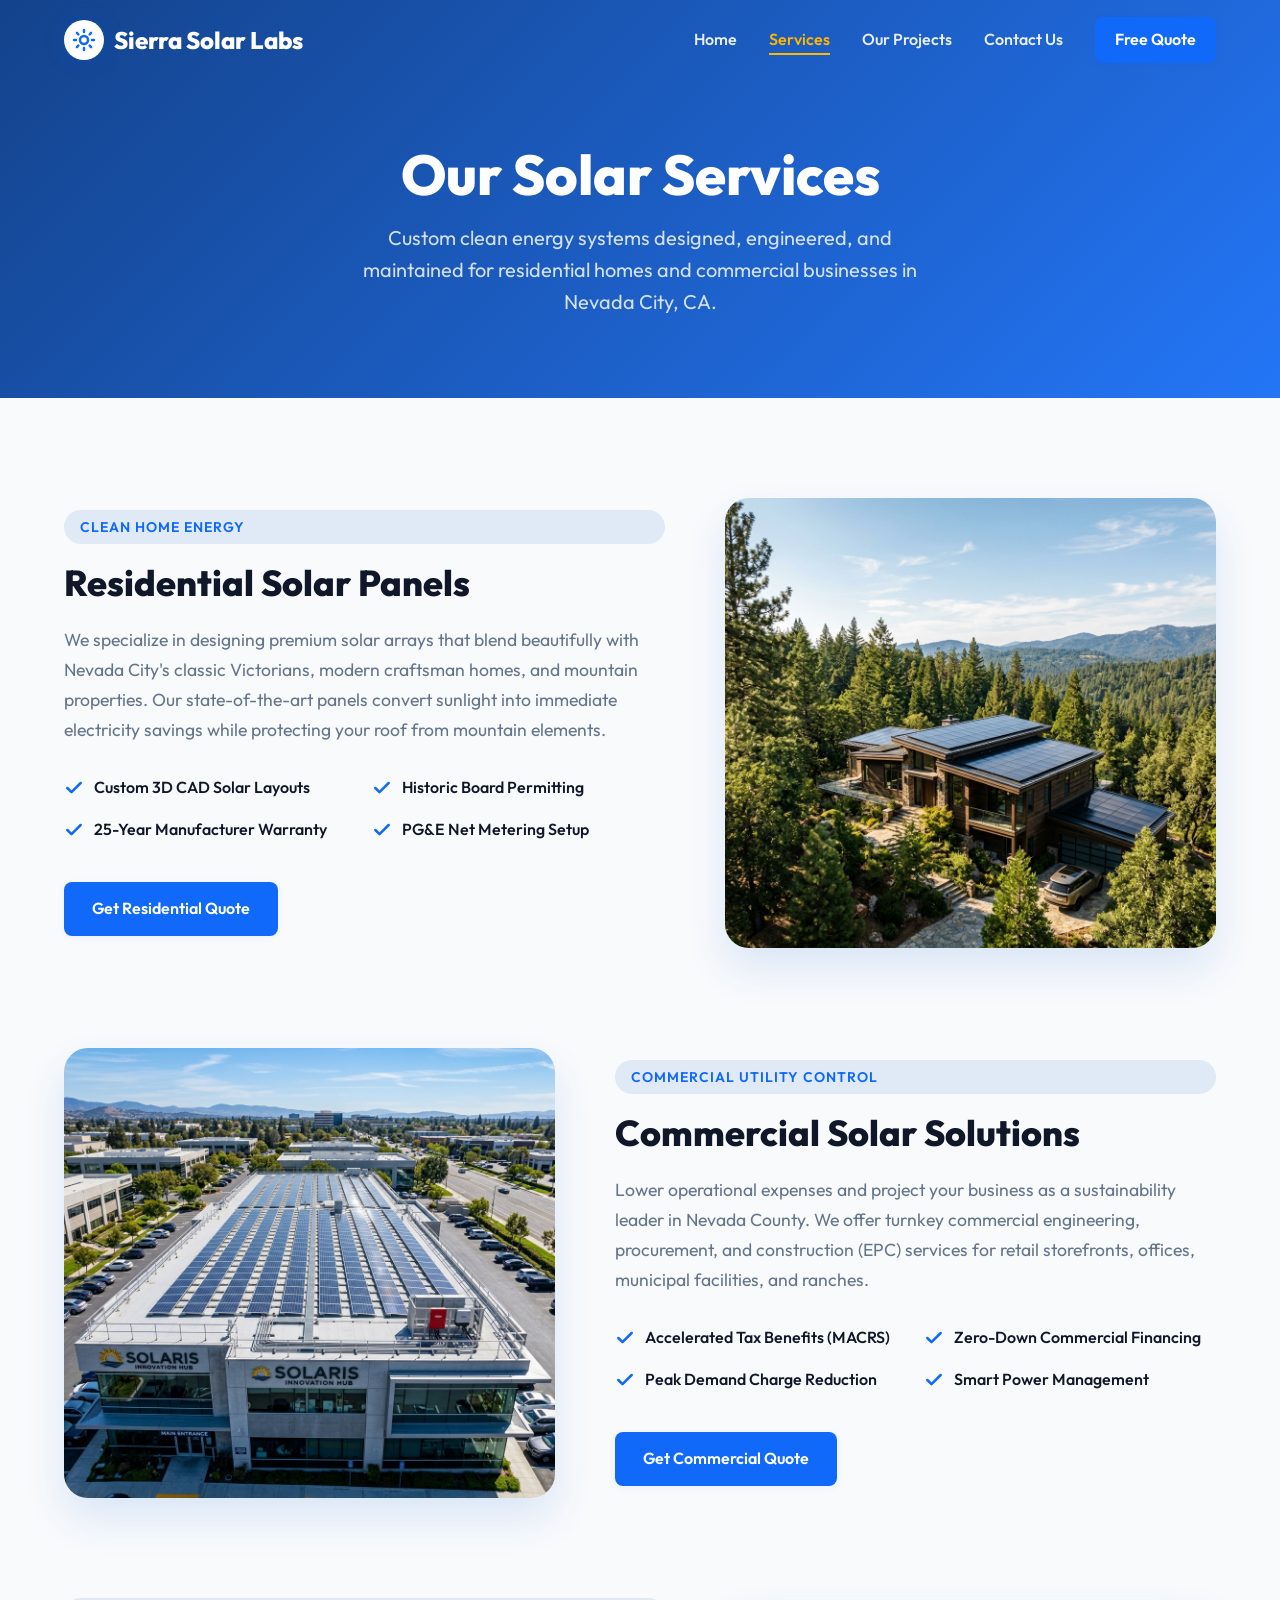
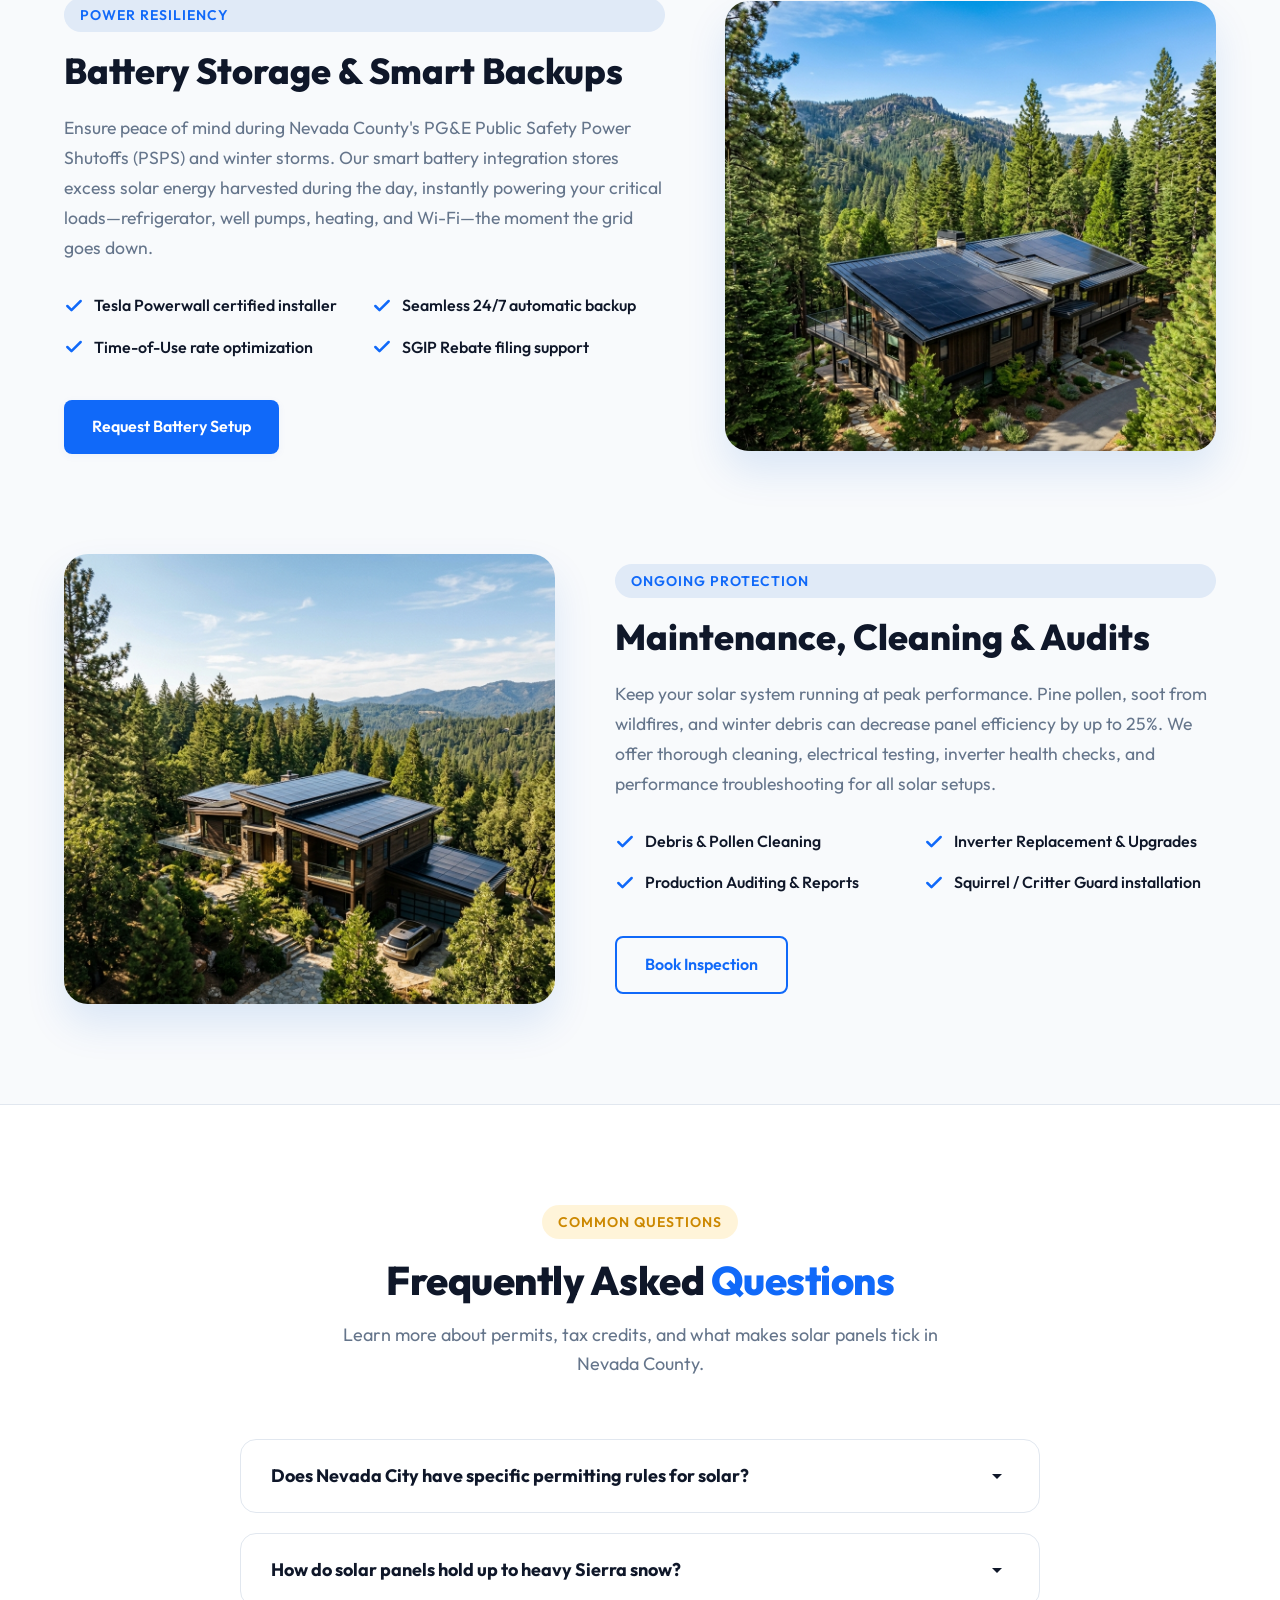
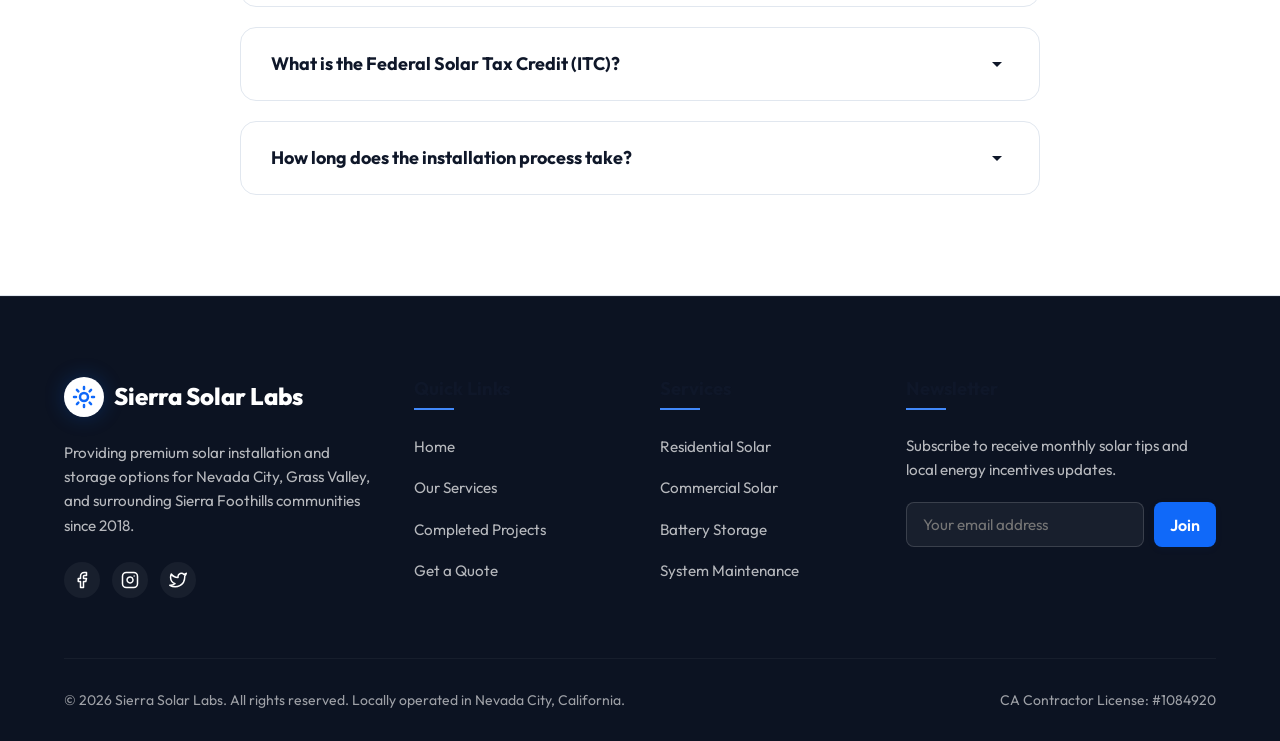
<file: Solar panel installation/services.html>
<!DOCTYPE html>
<html lang="en">
<head>
  <meta charset="UTF-8">
  <meta name="viewport" content="width=device-width, initial-scale=1.0">
  <title>Our Services | Sierra Solar Labs Nevada City</title>
  <meta name="description" content="Explore our solar panel installation services in Nevada City, CA. Residential solar, commercial arrays, Tesla Powerwall storage, and system maintenance.">
  <link rel="stylesheet" href="style.css">
</head>
<body>

  <!-- Header -->
  <header>
    <div class="container">
      <a href="index.html" class="logo" id="logoLink">
        <div class="logo-icon">
          <svg viewBox="0 0 24 24" width="24" height="24" fill="none" stroke="currentColor" stroke-width="2.5" stroke-linecap="round" stroke-linejoin="round">
            <circle cx="12" cy="12" r="4"/>
            <path d="M12 2v2M12 20v2M4.93 4.93l1.41 1.41M17.66 17.66l1.41 1.41M2 12h2M20 12h2M6.34 17.66l-1.41 1.41M19.07 4.93l-1.41 1.41"/>
          </svg>
        </div>
        Sierra Solar Labs
      </a>
      
      <nav>
        <ul class="nav-menu">
          <li><a href="index.html" class="nav-link">Home</a></li>
          <li><a href="services.html" class="nav-link active">Services</a></li>
          <li><a href="projects.html" class="nav-link">Our Projects</a></li>
          <li><a href="contact.html" class="nav-link">Contact Us</a></li>
          <li><a href="contact.html" class="btn btn-primary" style="padding: 10px 20px;">Free Quote</a></li>
        </ul>
      </nav>

      <div class="nav-toggle" id="mobileMenuBtn">
        <span></span>
        <span></span>
        <span></span>
      </div>
    </div>
  </header>

  <!-- Page Header -->
  <section class="page-header">
    <div class="container">
      <h1 class="page-header-title">Our Solar Services</h1>
      <p class="page-header-desc">Custom clean energy systems designed, engineered, and maintained for residential homes and commercial businesses in Nevada City, CA.</p>
    </div>
  </section>

  <!-- Services Detailed Row Section -->
  <section class="section">
    <div class="container">
      <div class="services-list">
        
        <!-- Service 1: Residential Solar -->
        <div class="service-row fade-in-up" id="residential">
          <div class="service-row-info">
            <span class="badge">Clean Home Energy</span>
            <h2 class="service-row-title">Residential Solar Panels</h2>
            <p class="service-row-desc">We specialize in designing premium solar arrays that blend beautifully with Nevada City's classic Victorians, modern craftsman homes, and mountain properties. Our state-of-the-art panels convert sunlight into immediate electricity savings while protecting your roof from mountain elements.</p>
            <ul class="service-features-list">
              <li class="service-feature-item">
                <svg viewBox="0 0 24 24" fill="none" stroke="currentColor" stroke-width="3" stroke-linecap="round" stroke-linejoin="round"><polyline points="20 6 9 17 4 12"/></svg>
                Custom 3D CAD Solar Layouts
              </li>
              <li class="service-feature-item">
                <svg viewBox="0 0 24 24" fill="none" stroke="currentColor" stroke-width="3" stroke-linecap="round" stroke-linejoin="round"><polyline points="20 6 9 17 4 12"/></svg>
                Historic Board Permitting
              </li>
              <li class="service-feature-item">
                <svg viewBox="0 0 24 24" fill="none" stroke="currentColor" stroke-width="3" stroke-linecap="round" stroke-linejoin="round"><polyline points="20 6 9 17 4 12"/></svg>
                25-Year Manufacturer Warranty
              </li>
              <li class="service-feature-item">
                <svg viewBox="0 0 24 24" fill="none" stroke="currentColor" stroke-width="3" stroke-linecap="round" stroke-linejoin="round"><polyline points="20 6 9 17 4 12"/></svg>
                PG&E Net Metering Setup
              </li>
            </ul>
            <div>
              <a href="contact.html?service=residential" class="btn btn-primary" id="quoteBtnRes">Get Residential Quote</a>
            </div>
          </div>
          <div class="service-row-img-wrap">
            <img src="assets/project_residential.png" alt="Residential Solar Installation Nevada City" class="service-row-img">
          </div>
        </div>

        <!-- Service 2: Commercial Solar -->
        <div class="service-row fade-in-up" id="commercial">
          <div class="service-row-info">
            <span class="badge">Commercial Utility Control</span>
            <h2 class="service-row-title">Commercial Solar Solutions</h2>
            <p class="service-row-desc">Lower operational expenses and project your business as a sustainability leader in Nevada County. We offer turnkey commercial engineering, procurement, and construction (EPC) services for retail storefronts, offices, municipal facilities, and ranches.</p>
            <ul class="service-features-list">
              <li class="service-feature-item">
                <svg viewBox="0 0 24 24" fill="none" stroke="currentColor" stroke-width="3" stroke-linecap="round" stroke-linejoin="round"><polyline points="20 6 9 17 4 12"/></svg>
                Accelerated Tax Benefits (MACRS)
              </li>
              <li class="service-feature-item">
                <svg viewBox="0 0 24 24" fill="none" stroke="currentColor" stroke-width="3" stroke-linecap="round" stroke-linejoin="round"><polyline points="20 6 9 17 4 12"/></svg>
                Zero-Down Commercial Financing
              </li>
              <li class="service-feature-item">
                <svg viewBox="0 0 24 24" fill="none" stroke="currentColor" stroke-width="3" stroke-linecap="round" stroke-linejoin="round"><polyline points="20 6 9 17 4 12"/></svg>
                Peak Demand Charge Reduction
              </li>
              <li class="service-feature-item">
                <svg viewBox="0 0 24 24" fill="none" stroke="currentColor" stroke-width="3" stroke-linecap="round" stroke-linejoin="round"><polyline points="20 6 9 17 4 12"/></svg>
                Smart Power Management
              </li>
            </ul>
            <div>
              <a href="contact.html?service=commercial" class="btn btn-primary" id="quoteBtnComm">Get Commercial Quote</a>
            </div>
          </div>
          <div class="service-row-img-wrap">
            <img src="assets/project_commercial.png" alt="Commercial Solar Installation Nevada City" class="service-row-img">
          </div>
        </div>

        <!-- Service 3: Battery & Storage -->
        <div class="service-row fade-in-up" id="storage">
          <div class="service-row-info">
            <span class="badge">Power Resiliency</span>
            <h2 class="service-row-title">Battery Storage & Smart Backups</h2>
            <p class="service-row-desc">Ensure peace of mind during Nevada County's PG&E Public Safety Power Shutoffs (PSPS) and winter storms. Our smart battery integration stores excess solar energy harvested during the day, instantly powering your critical loads—refrigerator, well pumps, heating, and Wi-Fi—the moment the grid goes down.</p>
            <ul class="service-features-list">
              <li class="service-feature-item">
                <svg viewBox="0 0 24 24" fill="none" stroke="currentColor" stroke-width="3" stroke-linecap="round" stroke-linejoin="round"><polyline points="20 6 9 17 4 12"/></svg>
                Tesla Powerwall certified installer
              </li>
              <li class="service-feature-item">
                <svg viewBox="0 0 24 24" fill="none" stroke="currentColor" stroke-width="3" stroke-linecap="round" stroke-linejoin="round"><polyline points="20 6 9 17 4 12"/></svg>
                Seamless 24/7 automatic backup
              </li>
              <li class="service-feature-item">
                <svg viewBox="0 0 24 24" fill="none" stroke="currentColor" stroke-width="3" stroke-linecap="round" stroke-linejoin="round"><polyline points="20 6 9 17 4 12"/></svg>
                Time-of-Use rate optimization
              </li>
              <li class="service-feature-item">
                <svg viewBox="0 0 24 24" fill="none" stroke="currentColor" stroke-width="3" stroke-linecap="round" stroke-linejoin="round"><polyline points="20 6 9 17 4 12"/></svg>
                SGIP Rebate filing support
              </li>
            </ul>
            <div>
              <a href="contact.html?service=battery" class="btn btn-primary" id="quoteBtnStorage">Request Battery Setup</a>
            </div>
          </div>
          <div class="service-row-img-wrap">
            <img src="assets/hero_solar.png" alt="Tesla Powerwall Solar Battery Storage Nevada City" class="service-row-img">
          </div>
        </div>

        <!-- Service 4: Maintenance & Support -->
        <div class="service-row fade-in-up" id="maintenance">
          <div class="service-row-info">
            <span class="badge">Ongoing Protection</span>
            <h2 class="service-row-title">Maintenance, Cleaning & Audits</h2>
            <p class="service-row-desc">Keep your solar system running at peak performance. Pine pollen, soot from wildfires, and winter debris can decrease panel efficiency by up to 25%. We offer thorough cleaning, electrical testing, inverter health checks, and performance troubleshooting for all solar setups.</p>
            <ul class="service-features-list">
              <li class="service-feature-item">
                <svg viewBox="0 0 24 24" fill="none" stroke="currentColor" stroke-width="3" stroke-linecap="round" stroke-linejoin="round"><polyline points="20 6 9 17 4 12"/></svg>
                Debris & Pollen Cleaning
              </li>
              <li class="service-feature-item">
                <svg viewBox="0 0 24 24" fill="none" stroke="currentColor" stroke-width="3" stroke-linecap="round" stroke-linejoin="round"><polyline points="20 6 9 17 4 12"/></svg>
                Inverter Replacement & Upgrades
              </li>
              <li class="service-feature-item">
                <svg viewBox="0 0 24 24" fill="none" stroke="currentColor" stroke-width="3" stroke-linecap="round" stroke-linejoin="round"><polyline points="20 6 9 17 4 12"/></svg>
                Production Auditing & Reports
              </li>
              <li class="service-feature-item">
                <svg viewBox="0 0 24 24" fill="none" stroke="currentColor" stroke-width="3" stroke-linecap="round" stroke-linejoin="round"><polyline points="20 6 9 17 4 12"/></svg>
                Squirrel / Critter Guard installation
              </li>
            </ul>
            <div>
              <a href="contact.html?service=maintenance" class="btn btn-outline" id="quoteBtnMaint">Book Inspection</a>
            </div>
          </div>
          <div class="service-row-img-wrap">
            <img src="assets/project_residential.png" alt="Solar maintenance and panel cleaning" class="service-row-img">
          </div>
        </div>

      </div>
    </div>
  </section>

  <!-- FAQ Section -->
  <section class="section section-bg">
    <div class="container">
      <div class="section-title-wrap fade-in-up">
        <span class="badge badge-solar">Common Questions</span>
        <h2 class="section-title">Frequently Asked <span>Questions</span></h2>
        <p class="section-subtitle">Learn more about permits, tax credits, and what makes solar panels tick in Nevada County.</p>
      </div>

      <div class="faq-wrap fade-in-up">
        <!-- FAQ 1 -->
        <div class="faq-item">
          <button class="faq-question-btn">
            Does Nevada City have specific permitting rules for solar?
            <svg class="faq-icon-arrow" viewBox="0 0 24 24" width="24" height="24">
              <path d="M7 10l5 5 5-5z"/>
            </svg>
          </button>
          <div class="faq-answer">
            <div class="faq-answer-content">
              Yes. Homes within the Nevada City Historic District boundary require review and approval from the Historical Landmarks Commission (HLC). We handle this entire design and review process on your behalf, utilizing specialized black-framed panels and layout styles designed to comply with historic aesthetics.
            </div>
          </div>
        </div>

        <!-- FAQ 2 -->
        <div class="faq-item">
          <button class="faq-question-btn">
            How do solar panels hold up to heavy Sierra snow?
            <svg class="faq-icon-arrow" viewBox="0 0 24 24" width="24" height="24">
              <path d="M7 10l5 5 5-5z"/>
            </svg>
          </button>
          <div class="faq-answer">
            <div class="faq-answer-content">
              Our panels and mounting systems are engineered to meet Nevada County snow load standards. The slick tempered glass surface of the solar panels naturally causes snow to slide off faster than standard shingles, letting your panels restart production shortly after a storm.
            </div>
          </div>
        </div>

        <!-- FAQ 3 -->
        <div class="faq-item">
          <button class="faq-question-btn">
            What is the Federal Solar Tax Credit (ITC)?
            <svg class="faq-icon-arrow" viewBox="0 0 24 24" width="24" height="24">
              <path d="M7 10l5 5 5-5z"/>
            </svg>
          </button>
          <div class="faq-answer">
            <div class="faq-answer-content">
              The Residential Clean Energy Credit allows homeowners to deduct 30% of the total cost of installing solar panels and battery storage from their federal taxes. This incentive applies directly to your system purchase and significantly reduces total investment costs.
            </div>
          </div>
        </div>

        <!-- FAQ 4 -->
        <div class="faq-item">
          <button class="faq-question-btn">
            How long does the installation process take?
            <svg class="faq-icon-arrow" viewBox="0 0 24 24" width="24" height="24">
              <path d="M7 10l5 5 5-5z"/>
            </svg>
          </button>
          <div class="faq-answer">
            <div class="faq-answer-content">
              While engineering, local permits, and utility approval can take 4-8 weeks, the physical installation on your home is usually completed in just 1 to 3 days. We coordinate all inspections with Nevada County and PG&E to ensure a hassle-free connection.
            </div>
          </div>
        </div>
      </div>
    </div>
  </section>

  <!-- Footer -->
  <footer>
    <div class="container">
      <div class="footer-grid">
        <div class="footer-brand">
          <a href="index.html" class="logo">
            <div class="logo-icon">
              <svg viewBox="0 0 24 24" width="24" height="24" fill="none" stroke="currentColor" stroke-width="2.5" stroke-linecap="round" stroke-linejoin="round">
                <circle cx="12" cy="12" r="4"/>
                <path d="M12 2v2M12 20v2M4.93 4.93l1.41 1.41M17.66 17.66l1.41 1.41M2 12h2M20 12h2M6.34 17.66l-1.41 1.41M19.07 4.93l-1.41 1.41"/>
              </svg>
            </div>
            Sierra Solar Labs
          </a>
          <p class="footer-desc">Providing premium solar installation and storage options for Nevada City, Grass Valley, and surrounding Sierra Foothills communities since 2018.</p>
          <div class="footer-socials">
            <a href="#" class="social-link">
              <svg viewBox="0 0 24 24" width="18" height="18" fill="none" stroke="currentColor" stroke-width="2" stroke-linecap="round" stroke-linejoin="round"><path d="M18 2h-3a5 5 0 0 0-5 5v3H7v4h3v8h4v-8h3l1-4h-4V7a1 1 0 0 1 1-1h3z"/></svg>
            </a>
            <a href="#" class="social-link">
              <svg viewBox="0 0 24 24" width="18" height="18" fill="none" stroke="currentColor" stroke-width="2" stroke-linecap="round" stroke-linejoin="round"><rect x="2" y="2" width="20" height="20" rx="5" ry="5"/><path d="M16 11.37A4 4 0 1 1 12.63 8 4 4 0 0 1 16 11.37z"/><line x1="17.5" y1="6.5" x2="17.51" y2="6.5"/></svg>
            </a>
            <a href="#" class="social-link">
              <svg viewBox="0 0 24 24" width="18" height="18" fill="none" stroke="currentColor" stroke-width="2" stroke-linecap="round" stroke-linejoin="round"><path d="M23 3a10.9 10.9 0 0 1-3.14 1.53 4.48 4.48 0 0 0-7.86 3v1A10.66 10.66 0 0 1 3 4s-4 9 5 13a11.64 11.64 0 0 1-7 2c9 5 20 0 20-11.5a4.5 4.5 0 0 0-.08-.83A7.72 7.72 0 0 0 23 3z"/></svg>
            </a>
          </div>
        </div>
        
        <div>
          <h4 class="footer-heading">Quick Links</h4>
          <ul class="footer-links">
            <li><a href="index.html">Home</a></li>
            <li><a href="services.html">Our Services</a></li>
            <li><a href="projects.html">Completed Projects</a></li>
            <li><a href="contact.html">Get a Quote</a></li>
          </ul>
        </div>

        <div>
          <h4 class="footer-heading">Services</h4>
          <ul class="footer-links">
            <li><a href="services.html#residential">Residential Solar</a></li>
            <li><a href="services.html#commercial">Commercial Solar</a></li>
            <li><a href="services.html#storage">Battery Storage</a></li>
            <li><a href="services.html#maintenance">System Maintenance</a></li>
          </ul>
        </div>

        <div>
          <h4 class="footer-heading">Newsletter</h4>
          <p class="footer-newsletter-text">Subscribe to receive monthly solar tips and local energy incentives updates.</p>
          <form class="newsletter-form">
            <input type="email" placeholder="Your email address" class="form-control" required id="newsletterEmail">
            <button type="submit" class="btn btn-primary" id="newsletterBtn">Join</button>
          </form>
        </div>
      </div>
      
      <div class="footer-bottom">
        <p>&copy; 2026 Sierra Solar Labs. All rights reserved. Locally operated in Nevada City, California.</p>
        <p>CA Contractor License: #1084920</p>
      </div>
    </div>
  </footer>

  <script src="main.js"></script>
</body>
</html>
</file>
<file: Solar panel installation/style.css>
/* ==========================================================================
   Nevada City Solar Panel Installation - Custom Design System (style.css)
   ========================================================================== */

/* Google Fonts Import */
@import url('https://fonts.googleapis.com/css2?family=Outfit:wght@300;400;500;600;700;800&display=swap');

/* CSS Custom Properties / Design Tokens */
:root {
  /* Color Palette */
  --primary: hsl(217, 95%, 52%);         /* Premium Royal Blue - Lighter & More Vibrant */
  --primary-light: hsl(217, 95%, 62%);   /* Lighter blue for hover */
  --primary-dark: hsl(220, 80%, 40%);    /* Vibrant Deep Blue */
  --accent: hsl(43, 100%, 50%);          /* Solar Gold / Yellow */
  --accent-light: hsl(43, 100%, 65%);
  --white: #ffffff;
  --bg-light: #f8fafc;                   /* Light slate bg */
  --bg-card: #ffffff;
  --text-main: hsl(222, 47%, 11%);       /* Dark Slate/Navy */
  --text-muted: hsl(215, 16%, 47%);      /* Slate grey */
  --border-color: hsl(214, 32%, 91%);
  
  /* Layout & Spacing */
  --header-height: 80px;
  --max-width: 1200px;
  --radius-sm: 8px;
  --radius-md: 16px;
  --radius-lg: 24px;
  --shadow-sm: 0 2px 8px rgba(10, 88, 202, 0.05);
  --shadow-md: 0 10px 30px rgba(10, 88, 202, 0.08);
  --shadow-lg: 0 20px 40px rgba(10, 88, 202, 0.12);
  --shadow-glow: 0 0 20px rgba(10, 88, 202, 0.3);
  
  /* Typography */
  --font-sans: 'Outfit', -apple-system, BlinkMacSystemFont, "Segoe UI", Roboto, sans-serif;
  
  /* Transitions */
  --transition-fast: 0.2s cubic-bezier(0.4, 0, 0.2, 1);
  --transition-normal: 0.4s cubic-bezier(0.4, 0, 0.2, 1);
  --transition-slow: 0.6s cubic-bezier(0.4, 0, 0.2, 1);
}

/* Base Reset */
*, *::before, *::after {
  box-sizing: border-box;
  margin: 0;
  padding: 0;
}

html {
  scroll-behavior: smooth;
  font-size: 16px;
}

body {
  font-family: var(--font-sans);
  background-color: var(--bg-light);
  color: var(--text-main);
  line-height: 1.6;
  overflow-x: hidden;
  -webkit-font-smoothing: antialiased;
}

/* Typography Base */
h1, h2, h3, h4, h5, h6 {
  color: var(--text-main);
  font-weight: 700;
  line-height: 1.25;
}

a {
  color: inherit;
  text-decoration: none;
  transition: color var(--transition-fast);
}

img {
  max-width: 100%;
  height: auto;
  display: block;
}

button, input, textarea, select {
  font-family: inherit;
  font-size: inherit;
  border: none;
  outline: none;
  background: none;
}

/* Custom Scrollbar */
::-webkit-scrollbar {
  width: 10px;
}
::-webkit-scrollbar-track {
  background: var(--bg-light);
}
::-webkit-scrollbar-thumb {
  background: var(--primary-light);
  border-radius: 5px;
}
::-webkit-scrollbar-thumb:hover {
  background: var(--primary);
}

/* ==========================================================================
   Reusable UI Components & Utilities
   ========================================================================== */

/* Container */
.container {
  width: 100%;
  max-width: var(--max-width);
  margin-left: auto;
  margin-right: auto;
  padding-left: 24px;
  padding-right: 24px;
}

/* Grid Utilities */
.grid {
  display: grid;
  gap: 30px;
}
.grid-2 { grid-template-columns: repeat(2, 1fr); }
.grid-3 { grid-template-columns: repeat(3, 1fr); }
.grid-4 { grid-template-columns: repeat(4, 1fr); }

@media (max-width: 992px) {
  .grid-3, .grid-4 { grid-template-columns: repeat(2, 1fr); }
}
@media (max-width: 768px) {
  .grid-2, .grid-3, .grid-4 { grid-template-columns: 1fr; }
}

/* Buttons */
.btn {
  display: inline-flex;
  align-items: center;
  justify-content: center;
  padding: 14px 28px;
  border-radius: var(--radius-sm);
  font-weight: 600;
  cursor: pointer;
  transition: all var(--transition-normal);
  position: relative;
  overflow: hidden;
  z-index: 1;
  gap: 8px;
}

.btn-primary {
  background-color: var(--primary);
  color: var(--white);
  box-shadow: var(--shadow-sm);
}

.btn-primary::after {
  content: '';
  position: absolute;
  top: 0;
  left: 0;
  width: 100%;
  height: 100%;
  background: linear-gradient(120deg, transparent, rgba(255,255,255,0.2), transparent);
  transform: translateX(-100%);
  transition: transform 0.6s ease;
  z-index: -1;
}

.btn-primary:hover {
  background-color: var(--primary-light);
  box-shadow: var(--shadow-glow);
  transform: translateY(-2px);
}

.btn-primary:hover::after {
  transform: translateX(100%);
}

.btn-white {
  background-color: var(--white);
  color: var(--primary);
  box-shadow: var(--shadow-sm);
}

.btn-white:hover {
  background-color: var(--bg-light);
  transform: translateY(-2px);
  box-shadow: var(--shadow-md);
}

.btn-outline {
  border: 2px solid var(--primary);
  color: var(--primary);
}

.btn-outline:hover {
  background-color: var(--primary);
  color: var(--white);
  transform: translateY(-2px);
}

/* Accent Badge */
.badge {
  display: inline-flex;
  align-items: center;
  padding: 6px 16px;
  background-color: rgba(10, 88, 202, 0.1);
  color: var(--primary);
  border-radius: 50px;
  font-size: 0.875rem;
  font-weight: 600;
  text-transform: uppercase;
  letter-spacing: 1px;
  margin-bottom: 16px;
}

.badge-solar {
  background-color: rgba(255, 183, 3, 0.15);
  color: hsl(40, 100%, 40%);
}

/* Sections */
.section {
  padding: 100px 0;
  position: relative;
}

.section-bg {
  background-color: var(--white);
  border-top: 1px solid var(--border-color);
  border-bottom: 1px solid var(--border-color);
}

.section-title-wrap {
  text-align: center;
  max-width: 600px;
  margin: 0 auto 60px auto;
}

.section-title {
  font-size: 2.5rem;
  font-weight: 800;
  margin-bottom: 16px;
  letter-spacing: -0.5px;
}

.section-title span {
  color: var(--primary);
  position: relative;
}

.section-subtitle {
  color: var(--text-muted);
  font-size: 1.125rem;
}

/* Card Styling */
.card {
  background-color: var(--bg-card);
  border-radius: var(--radius-md);
  border: 1px solid var(--border-color);
  box-shadow: var(--shadow-sm);
  padding: 40px;
  transition: all var(--transition-normal);
}

.card:hover {
  transform: translateY(-5px);
  box-shadow: var(--shadow-lg);
  border-color: rgba(10, 88, 202, 0.2);
}

/* ==========================================================================
   Header / Navigation
   ========================================================================== */
header {
  position: fixed;
  top: 0;
  left: 0;
  width: 100%;
  height: var(--header-height);
  z-index: 1000;
  display: flex;
  align-items: center;
  transition: all var(--transition-normal);
}

header.scrolled {
  background-color: rgba(255, 255, 255, 0.95);
  backdrop-filter: blur(10px);
  box-shadow: var(--shadow-sm);
  border-bottom: 1px solid var(--border-color);
}

header .container {
  display: flex;
  justify-content: space-between;
  align-items: center;
}

/* Logo */
.logo {
  display: flex;
  align-items: center;
  gap: 10px;
  font-weight: 800;
  font-size: 1.5rem;
  color: var(--white); /* White text on transparent dark header overlay */
  transition: color var(--transition-normal);
}

header.scrolled .logo {
  color: var(--primary); /* Lighter vibrant blue when scrolled on white bg */
}

.logo-icon {
  width: 40px;
  height: 40px;
  background-color: var(--white); /* White background for visibility */
  border-radius: 50%;
  display: flex;
  align-items: center;
  justify-content: center;
  color: var(--primary); /* Blue icon on transparent */
  font-size: 1.5rem;
  box-shadow: var(--shadow-glow);
  transition: all var(--transition-normal);
}

header.scrolled .logo-icon {
  background-color: var(--primary);
  color: var(--accent);
}

/* Nav Menu */
.nav-menu {
  display: flex;
  align-items: center;
  gap: 32px;
  list-style: none;
}

.nav-link {
  font-weight: 550;
  font-size: 1rem;
  color: rgba(255, 255, 255, 0.9); /* White text on transparent dark header overlay */
  position: relative;
  padding: 6px 0;
  transition: color var(--transition-fast);
}

.nav-link::after {
  content: '';
  position: absolute;
  bottom: 0;
  left: 0;
  width: 100%;
  height: 2px;
  background-color: var(--accent); /* Solar Gold highlight underline */
  transform: scaleX(0);
  transform-origin: right;
  transition: transform var(--transition-normal);
}

.nav-link:hover {
  color: var(--accent);
}

.nav-link:hover::after,
.nav-link.active::after {
  transform: scaleX(1);
  transform-origin: left;
}

.nav-link.active {
  color: var(--accent);
}

header.scrolled .nav-link {
  color: var(--text-main); /* Dark navy when scrolled on white bg */
}

header.scrolled .nav-link:hover,
header.scrolled .nav-link.active {
  color: var(--primary);
}

header.scrolled .nav-link::after {
  background-color: var(--primary);
}

/* Hamburger menu */
.nav-toggle {
  display: none;
  flex-direction: column;
  justify-content: space-between;
  width: 30px;
  height: 21px;
  cursor: pointer;
  z-index: 1001;
}

.nav-toggle span {
  display: block;
  height: 3px;
  width: 100%;
  background-color: var(--white); /* White menu icon on transparent dark header */
  border-radius: 9px;
  opacity: 1;
  transition: all var(--transition-fast);
}

header.scrolled .nav-toggle span {
  background-color: var(--text-main); /* Dark menu icon on scrolled white background */
}

@media (max-width: 768px) {
  .nav-toggle {
    display: flex;
  }
  
  .nav-menu {
    position: fixed;
    top: 0;
    right: -100%;
    width: 80%;
    max-width: 350px;
    height: 100vh;
    background-color: var(--white);
    box-shadow: var(--shadow-lg);
    flex-direction: column;
    justify-content: center;
    align-items: center;
    gap: 40px;
    transition: right var(--transition-normal);
    z-index: 999;
  }
  
  .nav-menu .nav-link {
    color: var(--text-main); /* Force dark text on white mobile drawer */
  }
  
  .nav-menu .nav-link:hover,
  .nav-menu .nav-link.active {
    color: var(--primary);
  }
  
  .nav-menu .nav-link::after {
    background-color: var(--primary);
  }
  
  .nav-menu.active {
    right: 0;
  }
  
  .nav-toggle.active span:nth-child(1) {
    transform: translateY(9px) rotate(45deg);
  }
  
  .nav-toggle.active span:nth-child(2) {
    opacity: 0;
  }
  
  .nav-toggle.active span:nth-child(3) {
    transform: translateY(-9px) rotate(-45deg);
  }
}

/* ==========================================================================
   Hero Section
   ========================================================================== */
.hero {
  min-height: 95vh;
  display: flex;
  align-items: center;
  position: relative;
  background-color: var(--primary-dark);
  color: var(--white);
  padding-top: calc(var(--header-height) + 50px);
  padding-bottom: 80px;
  overflow: hidden;
}

.hero::before {
  content: '';
  position: absolute;
  inset: 0;
  background: linear-gradient(135deg, rgba(20, 60, 120, 0.8) 0%, rgba(44, 123, 246, 0.5) 100%);
  z-index: 2;
}

.hero-bg {
  position: absolute;
  top: 0;
  left: 0;
  width: 100%;
  height: 100%;
  object-fit: cover;
  z-index: 1;
}

.hero .container {
  position: relative;
  z-index: 3;
  display: grid;
  grid-template-columns: 1.2fr 0.8fr;
  align-items: center;
  gap: 50px;
}

.hero-content {
  max-width: 680px;
}

.hero-title {
  font-size: 3.5rem;
  font-weight: 800;
  line-height: 1.15;
  margin-bottom: 24px;
  letter-spacing: -1px;
  color: var(--white); /* Force white text */
}

.hero-title span {
  color: var(--accent);
}

.hero-description {
  font-size: 1.25rem;
  opacity: 0.9;
  margin-bottom: 40px;
  line-height: 1.6;
  color: rgba(255, 255, 255, 0.9); /* Force white-ish text */
}

.hero-buttons {
  display: flex;
  gap: 20px;
  flex-wrap: wrap;
}

.hero-stats {
  background-color: rgba(255, 255, 255, 0.05);
  backdrop-filter: blur(15px);
  border: 1px solid rgba(255, 255, 255, 0.1);
  border-radius: var(--radius-lg);
  padding: 40px;
  display: flex;
  flex-direction: column;
  gap: 30px;
  box-shadow: var(--shadow-lg);
}

.hero-stat-item {
  display: flex;
  align-items: center;
  gap: 20px;
}

.hero-stat-num {
  font-size: 2.75rem;
  font-weight: 800;
  color: var(--accent);
  line-height: 1;
}

.hero-stat-label {
  font-size: 0.95rem;
  font-weight: 550;
  opacity: 0.8;
}

@media (max-width: 992px) {
  .hero .container {
    grid-template-columns: 1fr;
    text-align: center;
  }
  
  .hero-content {
    margin: 0 auto;
  }
  
  .hero-buttons {
    justify-content: center;
  }
  
  .hero-stats {
    flex-direction: row;
    justify-content: space-around;
    max-width: 600px;
    margin: 0 auto;
    width: 100%;
  }
}

@media (max-width: 600px) {
  .hero-title {
    font-size: 2.5rem;
  }
  
  .hero-stats {
    flex-direction: column;
    align-items: center;
  }
}

/* ==========================================================================
   Home Section Style Additions & Specific Components
   ========================================================================== */

/* Value Prop & Features */
.features-grid {
  display: grid;
  grid-template-columns: repeat(3, 1fr);
  gap: 30px;
}

.feature-card {
  padding: 40px;
  background-color: var(--white);
  border-radius: var(--radius-md);
  box-shadow: var(--shadow-sm);
  border: 1px solid var(--border-color);
  transition: all var(--transition-normal);
}

.feature-card:hover {
  transform: translateY(-5px);
  box-shadow: var(--shadow-lg);
  border-color: rgba(10, 88, 202, 0.2);
}

.feature-icon {
  width: 60px;
  height: 60px;
  background-color: rgba(10, 88, 202, 0.1);
  color: var(--primary);
  border-radius: 50%;
  display: flex;
  align-items: center;
  justify-content: center;
  font-size: 1.5rem;
  margin-bottom: 24px;
}

.feature-card h3 {
  font-size: 1.35rem;
  margin-bottom: 12px;
}

.feature-card p {
  color: var(--text-muted);
}

@media (max-width: 992px) {
  .features-grid {
    grid-template-columns: 1fr;
  }
}

/* Quick Services Teaser */
.service-teaser-card {
  overflow: hidden;
  padding: 0;
  display: flex;
  flex-direction: column;
  height: 100%;
}

.service-teaser-img-wrap {
  position: relative;
  overflow: hidden;
  height: 220px;
}

.service-teaser-img {
  width: 100%;
  height: 100%;
  object-fit: cover;
  transition: transform var(--transition-slow);
}

.service-teaser-card:hover .service-teaser-img {
  transform: scale(1.08);
}

.service-teaser-body {
  padding: 30px;
  display: flex;
  flex-direction: column;
  flex-grow: 1;
}

.service-teaser-body h3 {
  margin-bottom: 12px;
  font-size: 1.4rem;
}

.service-teaser-body p {
  color: var(--text-muted);
  margin-bottom: 24px;
  flex-grow: 1;
}

.service-link {
  color: var(--primary);
  font-weight: 600;
  display: inline-flex;
  align-items: center;
  gap: 8px;
  align-self: flex-start;
}

.service-link:hover {
  color: var(--primary-light);
}

/* Call to Action (CTA) Section */
.cta-section {
  background-color: var(--primary);
  color: var(--white);
  text-align: center;
  position: relative;
  overflow: hidden;
}

.cta-section::before {
  content: '';
  position: absolute;
  top: -50%;
  left: -50%;
  width: 200%;
  height: 200%;
  background: radial-gradient(circle, rgba(255, 255, 255, 0.1) 0%, transparent 60%);
  pointer-events: none;
}

.cta-wrap {
  position: relative;
  z-index: 5;
  max-width: 700px;
  margin: 0 auto;
}

.cta-title {
  font-size: 3rem;
  font-weight: 800;
  margin-bottom: 20px;
  color: var(--white);
}

.cta-desc {
  font-size: 1.2rem;
  opacity: 0.9;
  margin-bottom: 40px;
}

@media (max-width: 768px) {
  .cta-title {
    font-size: 2.25rem;
  }
}

/* Testimonial Section */
.testimonial-grid {
  display: grid;
  grid-template-columns: repeat(2, 1fr);
  gap: 30px;
}

.testimonial-card {
  padding: 40px;
  background-color: var(--white);
  border-radius: var(--radius-md);
  border: 1px solid var(--border-color);
  box-shadow: var(--shadow-sm);
  position: relative;
}

.testimonial-quote {
  font-size: 1.1rem;
  font-style: italic;
  margin-bottom: 24px;
  color: var(--text-main);
  line-height: 1.7;
}

.testimonial-author {
  display: flex;
  align-items: center;
  gap: 16px;
}

.testimonial-avatar {
  width: 50px;
  height: 50px;
  border-radius: 50%;
  background-color: var(--primary-light);
  color: var(--white);
  display: flex;
  align-items: center;
  justify-content: center;
  font-weight: 700;
  font-size: 1.25rem;
}

.author-info h4 {
  font-size: 1rem;
  font-weight: 700;
}

.author-info p {
  font-size: 0.875rem;
  color: var(--text-muted);
}

@media (max-width: 768px) {
  .testimonial-grid {
    grid-template-columns: 1fr;
  }
}

/* ==========================================================================
   Services Page Styles
   ========================================================================== */
.page-header {
  padding: 140px 0 80px 0;
  background-color: var(--primary); /* Lighter primary background */
  color: var(--white);
  text-align: center;
  position: relative;
}

.page-header::before {
  content: '';
  position: absolute;
  inset: 0;
  background: linear-gradient(135deg, rgba(20, 60, 120, 0.85) 0%, rgba(44, 123, 246, 0.7) 100%);
  z-index: 1;
}

.page-header .container {
  position: relative;
  z-index: 2;
}

.page-header-title {
  font-size: 3.5rem;
  font-weight: 800;
  margin-bottom: 12px;
  color: var(--white); /* Force white color for visibility */
}

.page-header-desc {
  font-size: 1.25rem;
  opacity: 0.9;
  max-width: 600px;
  margin: 0 auto;
  color: rgba(255, 255, 255, 0.9); /* Force white color for visibility */
}

@media (max-width: 768px) {
  .page-header-title {
    font-size: 2.5rem;
  }
}

.services-list {
  display: flex;
  flex-direction: column;
  gap: 100px;
}

.service-row {
  display: grid;
  grid-template-columns: 1.1fr 0.9fr;
  gap: 60px;
  align-items: center;
}

.service-row:nth-child(even) {
  grid-template-columns: 0.9fr 1.1fr;
}

.service-row:nth-child(even) .service-row-info {
  order: 2;
}

.service-row:nth-child(even) .service-row-img-wrap {
  order: 1;
}

.service-row-info {
  display: flex;
  flex-direction: column;
}

.service-row-title {
  font-size: 2.25rem;
  font-weight: 800;
  margin-bottom: 20px;
}

.service-row-desc {
  color: var(--text-muted);
  font-size: 1.1rem;
  margin-bottom: 30px;
  line-height: 1.7;
}

.service-features-list {
  list-style: none;
  display: grid;
  grid-template-columns: repeat(2, 1fr);
  gap: 16px;
  margin-bottom: 40px;
}

.service-feature-item {
  display: flex;
  align-items: center;
  gap: 10px;
  font-weight: 550;
}

.service-feature-item svg {
  color: var(--primary);
  width: 20px;
  height: 20px;
  flex-shrink: 0;
}

.service-row-img-wrap {
  position: relative;
  border-radius: var(--radius-lg);
  overflow: hidden;
  box-shadow: var(--shadow-lg);
}

.service-row-img {
  width: 100%;
  height: 450px;
  object-fit: cover;
}

@media (max-width: 992px) {
  .service-row, .service-row:nth-child(even) {
    grid-template-columns: 1fr;
    gap: 40px;
  }
  
  .service-row:nth-child(even) .service-row-info {
    order: 1;
  }
  
  .service-row:nth-child(even) .service-row-img-wrap {
    order: 2;
  }
  
  .service-row-img {
    height: 350px;
  }
  
  .service-features-list {
    grid-template-columns: 1fr;
  }
}

/* FAQ Accordion */
.faq-wrap {
  max-width: 800px;
  margin: 0 auto;
  display: flex;
  flex-direction: column;
  gap: 20px;
}

.faq-item {
  background-color: var(--white);
  border: 1px solid var(--border-color);
  border-radius: var(--radius-md);
  overflow: hidden;
  transition: all var(--transition-normal);
}

.faq-question-btn {
  width: 100%;
  text-align: left;
  padding: 24px 30px;
  font-weight: 700;
  font-size: 1.125rem;
  color: var(--text-main);
  display: flex;
  justify-content: space-between;
  align-items: center;
  cursor: pointer;
  background: none;
}

.faq-question-btn:hover {
  color: var(--primary);
}

.faq-icon-arrow {
  width: 24px;
  height: 24px;
  transition: transform var(--transition-normal);
  fill: currentColor;
}

.faq-item.active {
  border-color: var(--primary-light);
  box-shadow: var(--shadow-md);
}

.faq-item.active .faq-icon-arrow {
  transform: rotate(180deg);
}

.faq-answer {
  max-height: 0;
  overflow: hidden;
  transition: max-height var(--transition-normal) ease-out;
  background-color: var(--bg-light);
}

.faq-answer-content {
  padding: 0 30px 24px 30px;
  color: var(--text-muted);
  font-size: 1rem;
}

/* ==========================================================================
   Projects Page Styles
   ========================================================================== */
.projects-filter-wrap {
  display: flex;
  justify-content: center;
  gap: 16px;
  margin-bottom: 50px;
  flex-wrap: wrap;
}

.filter-btn {
  padding: 10px 24px;
  border-radius: 50px;
  font-weight: 600;
  font-size: 0.95rem;
  cursor: pointer;
  background-color: var(--white);
  border: 1.5px solid var(--border-color);
  color: var(--text-muted);
  transition: all var(--transition-normal);
}

.filter-btn:hover {
  border-color: var(--primary-light);
  color: var(--primary-light);
}

.filter-btn.active {
  background-color: var(--primary);
  border-color: var(--primary);
  color: var(--white);
  box-shadow: var(--shadow-glow);
}

.projects-grid {
  display: grid;
  grid-template-columns: repeat(3, 1fr);
  gap: 30px;
  transition: all var(--transition-normal);
}

.project-card {
  background-color: var(--white);
  border-radius: var(--radius-md);
  border: 1px solid var(--border-color);
  overflow: hidden;
  box-shadow: var(--shadow-sm);
  display: flex;
  flex-direction: column;
  height: 100%;
  transition: all var(--transition-normal);
}

.project-card.hidden {
  display: none;
}

.project-card:hover {
  transform: translateY(-5px);
  box-shadow: var(--shadow-lg);
  border-color: rgba(10, 88, 202, 0.2);
}

.project-img-wrap {
  height: 250px;
  position: relative;
  overflow: hidden;
}

.project-img {
  width: 100%;
  height: 100%;
  object-fit: cover;
  transition: transform var(--transition-slow);
}

.project-card:hover .project-img {
  transform: scale(1.08);
}

.project-category {
  position: absolute;
  top: 20px;
  left: 20px;
  background-color: var(--primary);
  color: var(--white);
  font-size: 0.75rem;
  font-weight: 700;
  text-transform: uppercase;
  letter-spacing: 1px;
  padding: 6px 14px;
  border-radius: 50px;
  box-shadow: var(--shadow-sm);
}

.project-content {
  padding: 30px;
  display: flex;
  flex-direction: column;
  flex-grow: 1;
}

.project-content h3 {
  font-size: 1.35rem;
  margin-bottom: 8px;
}

.project-location {
  color: var(--text-muted);
  font-size: 0.9rem;
  display: flex;
  align-items: center;
  gap: 6px;
  margin-bottom: 20px;
}

.project-location svg {
  width: 16px;
  height: 16px;
  fill: currentColor;
}

.project-stats {
  display: flex;
  border-top: 1px solid var(--border-color);
  padding-top: 20px;
  margin-top: auto;
  gap: 20px;
}

.project-stat-box {
  flex: 1;
}

.project-stat-val {
  font-size: 1.15rem;
  font-weight: 700;
  color: var(--primary);
}

.project-stat-lbl {
  font-size: 0.75rem;
  color: var(--text-muted);
  text-transform: uppercase;
  letter-spacing: 0.5px;
  font-weight: 600;
}

@media (max-width: 992px) {
  .projects-grid {
    grid-template-columns: repeat(2, 1fr);
  }
}

@media (max-width: 650px) {
  .projects-grid {
    grid-template-columns: 1fr;
  }
}

/* ==========================================================================
   Contact Page Styles
   ========================================================================== */
.contact-layout {
  display: grid;
  grid-template-columns: 0.8fr 1.2fr;
  gap: 60px;
}

.contact-info-wrap {
  display: flex;
  flex-direction: column;
  gap: 40px;
}

.contact-info-card {
  padding: 40px;
  background-color: var(--primary);
  color: var(--white);
  border-radius: var(--radius-lg);
  box-shadow: var(--shadow-lg);
  position: relative;
  overflow: hidden;
}

.contact-info-card::before {
  content: '';
  position: absolute;
  top: -50px;
  right: -50px;
  width: 180px;
  height: 180px;
  border-radius: 50%;
  background: rgba(255, 255, 255, 0.05);
}

.contact-info-title {
  font-size: 1.75rem;
  font-weight: 800;
  margin-bottom: 24px;
  color: var(--white);
}

.contact-info-list {
  list-style: none;
  display: flex;
  flex-direction: column;
  gap: 30px;
}

.contact-info-item {
  display: flex;
  gap: 20px;
  align-items: flex-start;
}

.contact-icon-box {
  width: 48px;
  height: 48px;
  background-color: rgba(255, 255, 255, 0.1);
  color: var(--accent);
  border-radius: var(--radius-sm);
  display: flex;
  align-items: center;
  justify-content: center;
  font-size: 1.25rem;
  flex-shrink: 0;
}

.contact-detail h4 {
  font-size: 1rem;
  color: rgba(255, 255, 255, 0.7);
  margin-bottom: 4px;
}

.contact-detail p {
  font-size: 1.1rem;
  font-weight: 600;
}

.contact-form-wrap {
  background-color: var(--white);
  padding: 50px;
  border-radius: var(--radius-lg);
  border: 1px solid var(--border-color);
  box-shadow: var(--shadow-md);
}

.contact-form-title {
  font-size: 2rem;
  margin-bottom: 12px;
}

.contact-form-desc {
  color: var(--text-muted);
  margin-bottom: 40px;
}

.form-group-row {
  display: grid;
  grid-template-columns: repeat(2, 1fr);
  gap: 24px;
}

.form-group {
  margin-bottom: 24px;
}

.form-label {
  display: block;
  font-weight: 600;
  font-size: 0.95rem;
  margin-bottom: 8px;
  color: var(--text-main);
}

.form-control {
  width: 100%;
  padding: 14px 20px;
  border-radius: var(--radius-sm);
  border: 1.5px solid var(--border-color);
  color: var(--text-main);
  background-color: var(--bg-light);
  transition: all var(--transition-normal);
}

.form-control:focus {
  border-color: var(--primary-light);
  background-color: var(--white);
  box-shadow: 0 0 0 4px rgba(44, 123, 246, 0.15);
}

textarea.form-control {
  resize: vertical;
  min-height: 140px;
}

/* Success State Styles */
.form-success-message {
  display: none;
  text-align: center;
  padding: 40px 20px;
}

.form-success-icon {
  width: 72px;
  height: 72px;
  background-color: rgba(43, 192, 122, 0.1);
  color: #2bc07a;
  border-radius: 50%;
  display: inline-flex;
  align-items: center;
  justify-content: center;
  font-size: 2.5rem;
  margin-bottom: 24px;
}

.form-success-title {
  font-size: 1.75rem;
  margin-bottom: 12px;
}

.form-success-desc {
  color: var(--text-muted);
  max-width: 450px;
  margin: 0 auto;
}

@media (max-width: 992px) {
  .contact-layout {
    grid-template-columns: 1fr;
    gap: 40px;
  }
}

@media (max-width: 600px) {
  .contact-form-wrap {
    padding: 30px;
  }
  .form-group-row {
    grid-template-columns: 1fr;
    gap: 0;
  }
}

/* ==========================================================================
   Footer Component
   ========================================================================== */
footer {
  background-color: hsl(222, 47%, 9%);
  color: var(--white);
  padding: 80px 0 30px 0;
  border-top: 1px solid rgba(255, 255, 255, 0.05);
}

.footer-grid {
  display: grid;
  grid-template-columns: 1.2fr 0.8fr 0.8fr 1.2fr;
  gap: 40px;
  margin-bottom: 60px;
}

.footer-brand .logo {
  color: var(--white);
  margin-bottom: 24px;
}

.footer-desc {
  opacity: 0.7;
  font-size: 0.95rem;
  margin-bottom: 24px;
  line-height: 1.6;
}

.footer-socials {
  display: flex;
  gap: 12px;
}

.social-link {
  width: 36px;
  height: 36px;
  border-radius: 50%;
  background-color: rgba(255, 255, 255, 0.05);
  display: flex;
  align-items: center;
  justify-content: center;
  transition: all var(--transition-fast);
}

.social-link:hover {
  background-color: var(--primary);
  color: var(--white);
  transform: translateY(-2px);
}

.footer-heading {
  font-size: 1.15rem;
  font-weight: 700;
  margin-bottom: 24px;
  position: relative;
  padding-bottom: 10px;
}

.footer-heading::after {
  content: '';
  position: absolute;
  bottom: 0;
  left: 0;
  width: 40px;
  height: 2px;
  background-color: var(--primary-light);
}

.footer-links {
  list-style: none;
  display: flex;
  flex-direction: column;
  gap: 16px;
}

.footer-links a {
  opacity: 0.7;
  font-size: 0.95rem;
}

.footer-links a:hover {
  opacity: 1;
  color: var(--primary-light);
  padding-left: 4px;
}

.footer-newsletter-text {
  opacity: 0.7;
  font-size: 0.95rem;
  margin-bottom: 20px;
}

.newsletter-form {
  display: flex;
  gap: 10px;
}

.newsletter-form .form-control {
  border: 1px solid rgba(255, 255, 255, 0.15);
  background-color: rgba(255, 255, 255, 0.05);
  color: var(--white);
  font-size: 0.95rem;
  padding: 12px 16px;
}

.newsletter-form .form-control:focus {
  border-color: var(--primary-light);
  background-color: rgba(255, 255, 255, 0.1);
}

.newsletter-form .btn {
  padding: 12px 20px;
}

.footer-bottom {
  border-top: 1px solid rgba(255, 255, 255, 0.08);
  padding-top: 30px;
  display: flex;
  justify-content: space-between;
  align-items: center;
  flex-wrap: wrap;
  gap: 20px;
  font-size: 0.875rem;
  opacity: 0.6;
}

@media (max-width: 992px) {
  .footer-grid {
    grid-template-columns: 1fr 1fr;
  }
}

@media (max-width: 600px) {
  .footer-grid {
    grid-template-columns: 1fr;
  }
  
  .footer-bottom {
    flex-direction: column;
    text-align: center;
  }
}

/* ==========================================================================
   Micro-animations & Fade-in effects
   ========================================================================== */
.fade-in-up {
  opacity: 0;
  transform: translateY(30px);
  transition: opacity var(--transition-slow), transform var(--transition-slow);
}

.fade-in-up.visible {
  opacity: 1;
  transform: translateY(0);
}
</file>
